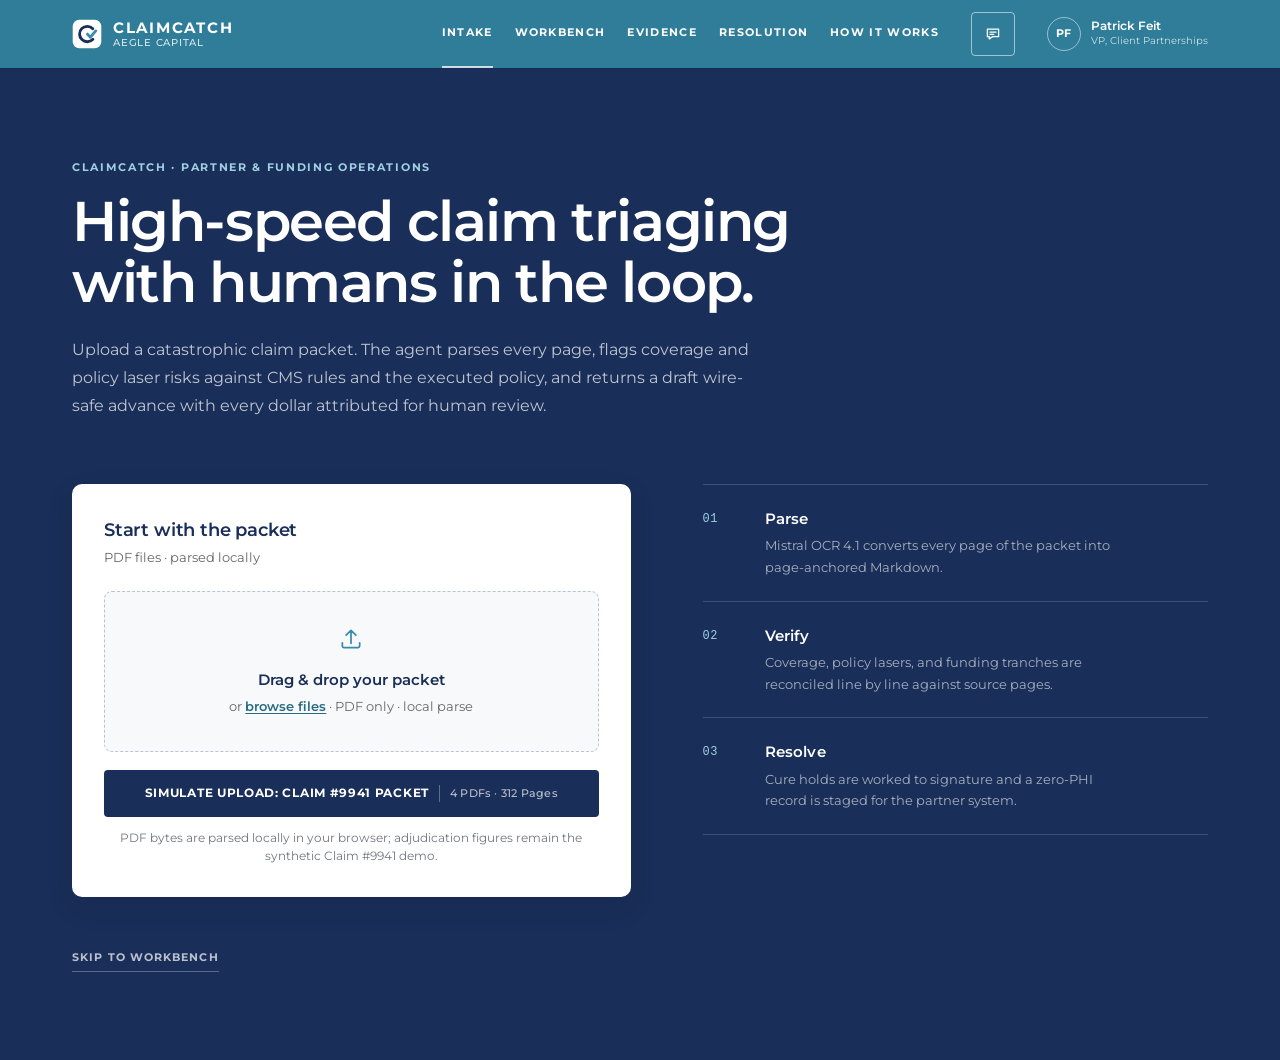
<file: index.html>
<!doctype html>
<html lang="en">
<head>
  <meta charset="utf-8">
  <meta name="viewport" content="width=device-width, initial-scale=1">
  <meta name="color-scheme" content="light">
  <meta name="description" content="ClaimCatch — claim funding decisions with every dollar attributed. Claim #9941.">
  <title>Claim #9941 · ClaimCatch</title>
  <link rel="icon" href="data:image/svg+xml,%3Csvg xmlns='http://www.w3.org/2000/svg' viewBox='0 0 32 32'%3E%3Crect width='32' height='32' rx='5' fill='%23192e58'/%3E%3Cpath d='M22.5 10.2a8 8 0 1 0 0 11.6' fill='none' stroke='%23fff' stroke-width='3' stroke-linecap='round'/%3E%3Cpath d='M17 16.2l3 3 5.2-6.2' fill='none' stroke='%23368caa' stroke-width='3' stroke-linecap='round' stroke-linejoin='round'/%3E%3C/svg%3E">
  <link rel="stylesheet" href="styles.css">
  <script src="vendor/pdfjs/pdf.min.js" defer></script>
  <script src="app.js" defer></script>
</head>
<body>
  <a class="skip-link" href="#main">Skip to content</a>

  <header class="topbar">
    <div class="topbar-inner">
      <a class="brand" href="#workbench" data-nav="workbench" aria-label="ClaimCatch — workbench">
        <svg class="brand-mark" viewBox="0 0 32 32" width="30" height="30" aria-hidden="true">
          <rect x="0.75" y="0.75" width="30.5" height="30.5" rx="7" fill="#fff"></rect>
          <path d="M22.2 10.4a8.2 8.2 0 1 0 .1 11.2" fill="none" stroke="#192e58" stroke-width="3" stroke-linecap="round"></path>
          <path d="M16.5 16.1l3.1 3.3 5.7-6.7" fill="none" stroke="#368caa" stroke-width="3" stroke-linecap="round" stroke-linejoin="round"></path>
        </svg>
        <span class="brand-lockup">
          <span class="brand-word">ClaimCatch</span>
          <span class="brand-sub">Aegle Capital</span>
        </span>
      </a>
      <nav class="nav-links" aria-label="Sections">
        <a href="#intake" data-nav="intake">Intake</a>
        <a href="#workbench" data-nav="workbench">Workbench</a>
        <a href="#evidence" data-nav="evidence">Evidence</a>
        <a href="#resolution" data-nav="resolution">Resolution</a>
        <a href="#how-it-works" data-nav="how-it-works">How it works</a>
      </nav>
      <button type="button" class="nav-chat" id="askPacket" aria-haspopup="dialog" aria-controls="chatDrawer" aria-label="Ask Packet (Chat)" title="Ask Packet (Chat)">
        <svg viewBox="0 0 24 24" width="18" height="18" aria-hidden="true" fill="none" stroke="currentColor" stroke-width="1.7" stroke-linecap="round" stroke-linejoin="round"><path d="M4.5 5.5h15v10h-8l-4.5 3v-3H4.5z"></path><path d="M8 9.5h8M8 12.5h5"></path></svg>
      </button>
      <div class="nav-profile" role="group" aria-label="Patrick Feit, VP, Client Partnerships">
        <span class="nav-avatar" aria-hidden="true">PF</span>
        <span class="nav-profile-text"><b>Patrick Feit</b><small>VP, Client Partnerships</small></span>
      </div>
    </div>
  </header>

  <main id="main">
    <!-- ============================ INTAKE ============================ -->
    <section class="intake" id="intake" aria-labelledby="intake-title">
      <div class="wrap intake-wrap">
        <div class="intake-hero">
          <p class="eyebrow eyebrow-light">ClaimCatch · Partner &amp; Funding Operations</p>
          <h1 id="intake-title">High-speed claim triaging with humans in the loop.</h1>
          <p class="lede">Upload a catastrophic claim packet. The agent parses every page, flags coverage and policy laser risks against CMS rules and the executed policy, and returns a draft wire-safe advance with every dollar attributed for human review.</p>
        </div>

        <div class="intake-grid">
          <div class="upload-panel">
            <h2 class="upload-title">Start with the packet</h2>
            <p class="upload-sub">PDF files · parsed locally</p>
            <div class="dropzone" id="dropzone" tabindex="0" role="button" aria-label="Choose one or more claim packet PDF files, or drop them here">
              <svg class="dz-icon" viewBox="0 0 24 24" width="26" height="26" aria-hidden="true" fill="none" stroke="currentColor" stroke-width="1.6" stroke-linecap="round" stroke-linejoin="round">
                <path d="M12 16V4m0 0L7.5 8.5M12 4l4.5 4.5"></path>
                <path d="M4 15.5v3A1.5 1.5 0 0 0 5.5 20h13a1.5 1.5 0 0 0 1.5-1.5v-3"></path>
              </svg>
              <p class="dz-title">Drag &amp; drop your packet</p>
              <p class="dz-sub">or <span class="dz-browse">browse files</span> · PDF only · local parse</p>
              <input type="file" id="fileInput" accept=".pdf,application/pdf" multiple class="visually-hidden">
            </div>
            <p class="file-line" id="fileLine" hidden>
              <span class="file-dot" aria-hidden="true"></span>
              <span class="file-copy">
                <span id="fileMeta"></span>
                <span class="file-names" id="fileName"></span>
              </span>
            </p>
            <p class="parse-line" id="parseLine" hidden role="status" aria-live="polite"></p>
            <div class="pdf-state" id="pdfState" hidden>
              <span class="pdf-chip" id="pdfChip">PDF verified · local parse</span>
              <details class="pdf-preview" id="pdfPreview">
                <summary>View extracted text</summary>
                <div class="pdf-preview-body">
                  <p class="pdf-preview-label">Page 1 · first 1,200 characters</p>
                  <pre id="pdfPreviewText"></pre>
                  <div class="pdf-page-tags" id="pdfPageTags" aria-label="Parsed page tags"></div>
                  <p class="pdf-preview-note">Preview only. Extracted text stays in this browser session.</p>
                </div>
              </details>
            </div>
            <button type="button" class="btn btn-primary btn-block" id="simulateBtn">Simulate Upload: Claim #9941 Packet <span class="btn-meta">4 PDFs · 312 Pages</span></button>
            <p class="upload-note">PDF bytes are parsed locally in your browser; adjudication figures remain the synthetic Claim #9941 demo.</p>
          </div>

          <aside class="intake-steps" aria-label="How the agent works">
            <ol>
              <li>
                <span class="step-num">01</span>
                <h2>Parse</h2>
                <p>Mistral OCR 4.1 converts every page of the packet into page-anchored Markdown.</p>
              </li>
              <li>
                <span class="step-num">02</span>
                <h2>Verify</h2>
                <p>Coverage, policy lasers, and funding tranches are reconciled line by line against source pages.</p>
              </li>
              <li>
                <span class="step-num">03</span>
                <h2>Resolve</h2>
                <p>Cure holds are worked to signature and a zero-PHI record is staged for the partner system.</p>
              </li>
            </ol>
          </aside>
        </div>

        <button type="button" class="skip-workbench" id="skipWorkbench">Skip to workbench</button>
      </div>
    </section>

    <!-- ============================ STREAM ============================ -->
    <section class="stream" id="stream" aria-labelledby="stream-title" hidden>
      <div class="wrap stream-wrap">
        <div class="stream-card">
          <div class="stream-head">
            <div>
              <p class="eyebrow eyebrow-light">Live agent stream</p>
              <h1 id="stream-title">Reading Claim #9941</h1>
            </div>
            <span class="stream-pct" id="streamPct">0%</span>
          </div>
          <div class="stream-bar" role="progressbar" aria-labelledby="stream-title" aria-valuemin="0" aria-valuemax="100" aria-valuenow="0" id="streamBar">
            <span id="streamFill"></span>
          </div>
          <p class="stream-file" id="streamFile" hidden></p>
          <ol class="stream-log" id="streamLog" aria-live="polite" aria-relevant="additions"></ol>
          <div class="stream-foot">
            <p>No external writes · zero PHI</p>
            <button type="button" class="btn btn-white btn-small" id="skipStream">Skip to workbench</button>
          </div>
        </div>
      </div>
    </section>

    <!-- ============================ WORKBENCH ============================ -->
    <div id="workbench" hidden>

      <!-- Zone 1: hero decision banner -->
      <section class="decision" aria-labelledby="decision-title">
        <div class="wrap">
          <div class="decision-top">
            <div>
              <p class="eyebrow eyebrow-light" id="heroStatusEyebrow">Claim #9941 · Adjudication hold — laser flagged</p>
              <p class="local-pdf-marker" id="workbenchUploadMarker" hidden><span class="local-pdf-dot" aria-hidden="true"></span><span id="workbenchUploadMeta"></span></p>
              <h1 id="decision-title">Draft advance for sign-off: <span class="nowrap" id="heroAmount">$1,700,000</span></h1>
              <p class="decision-context">Prairie States Administrators <span aria-hidden="true">·</span> Midwest Precision Manufacturing LLC <span aria-hidden="true">·</span> Meridian Mutual Stop Loss <span aria-hidden="true">·</span> Policy MPM-SL-2026-0147</p>
            </div>
            <div class="decision-tools">
              <button type="button" class="btn btn-ghost-light btn-small" id="rerunBtn">Re-run stream</button>
              <button type="button" class="btn btn-ghost-light btn-small" id="newClaimBtn">New claim</button>
            </div>
          </div>

          <dl class="figures">
            <div class="figure">
              <dt>Requested</dt>
              <dd>$2,800,000</dd>
              <span class="figure-rule rule-neutral" aria-hidden="true"></span>
            </div>
            <div class="figure">
              <dt>Draft for sign-off</dt>
              <dd id="heroApproved">$1,700,000</dd>
              <span class="figure-rule rule-ok" aria-hidden="true"></span>
            </div>
            <div class="figure">
              <dt>Curable Hold</dt>
              <dd id="heroHold">$250,000</dd>
              <span class="figure-rule rule-hold" aria-hidden="true"></span>
            </div>
            <div class="figure">
              <dt>Hard exclusions</dt>
              <dd>$850,000</dd>
              <span class="figure-rule rule-loss" aria-hidden="true"></span>
            </div>
          </dl>

          <div class="decision-foot">
            <a class="btn btn-white" href="#evidence" id="reviewTraps">Review traps &amp; cure hold</a>
            <p class="timeline">
              <span>06 Oct <b>Intake</b></span>
              <span>07 Oct <b>Laser flagged</b></span>
              <span>08 Oct <b>Tranche 1 prepared</b></span>
              <span class="timeline-pending" id="timelineCure">Cure pending</span>
            </p>
          </div>
        </div>
      </section>

      <!-- Zone 2: trap & attribution -->
      <section class="section traps" id="evidence" aria-labelledby="trapsTitle">
        <div class="wrap">
          <header class="section-head">
            <p class="eyebrow">Findings</p>
            <h2 id="trapsTitle">Three findings explain the $1,100,000 gap.</h2>
            <p class="section-desc" id="equation">Billed $3,050,000 − FL48 $350,000 = eligible $2,700,000; less L-1 $750,000 = $1,950,000 reimbursable; less hold $250,000 = $1,700,000 draft advance.</p>
          </header>

          <figure class="attribution">
            <div class="stack-bar" role="img" id="stackBar" aria-label="Attribution of $3,050,000 billed: $1,700,000 draft, $250,000 signature hold, $500,000 laser gap, $350,000 FL48 excluded, $250,000 base deductible.">
              <span class="seg seg-approved" id="segApproved" style="width:55.74%"><span id="segApprovedLabel">$1.70M draft</span></span>
              <span class="seg seg-hold" id="segHold" style="width:8.20%"><span class="seg-out" id="segHoldLabel">$250k</span></span>
              <span class="seg seg-laser" style="width:16.39%"><span>$500k laser</span></span>
              <span class="seg seg-fl48" style="width:11.48%"><span>$350k FL48</span></span>
              <span class="seg seg-base" style="width:8.20%"><span class="seg-out">$250k</span></span>
            </div>
            <figcaption class="legend">
              <span><i class="dot dot-approved" aria-hidden="true"></i>Draft <b id="legendApproved">$1,700,000</b></span>
              <span><i class="dot dot-hold" aria-hidden="true"></i>Signature hold <b id="legendHold">$250,000</b></span>
              <span><i class="dot dot-laser" aria-hidden="true"></i>Laser gap <b>$500,000</b></span>
              <span><i class="dot dot-fl48" aria-hidden="true"></i>FL48 excluded <b>$350,000</b></span>
              <span><i class="dot dot-base" aria-hidden="true"></i>Base deductible <b>$250,000</b></span>
            </figcaption>
          </figure>

          <div class="ledger">
            <!-- Trap 1 -->
            <article class="trap" data-trap="laser">
              <div class="trap-row">
                <button type="button" class="trap-open" data-doc="policy">
                  <span class="trap-amount">$500,000</span>
                  <span class="trap-main">
                    <span class="trap-title">Endorsement L-1 laser</span>
                    <span class="trap-sub">$750,000 separate specific deductible against a $250,000 Schedule A base</span>
                    <span class="trap-cite">Trustmark Ins. Co. v. Citizens <span class="cite-court">(D. Conn. 2004)</span></span>
                  </span>
                  <span class="tag tag-non">Non-curable</span>
                  <span class="trap-page">Policy p. 7</span>
                </button>
                <button type="button" class="trap-toggle" aria-expanded="false" aria-controls="trap1-detail">
                  <span>Rationale</span>
                  <svg viewBox="0 0 24 24" width="16" height="16" aria-hidden="true" fill="none" stroke="currentColor" stroke-width="1.8" stroke-linecap="round" stroke-linejoin="round"><path d="m6 9 6 6 6-6"></path></svg>
                </button>
              </div>
              <div class="trap-detail" id="trap1-detail" inert aria-hidden="true">
                <div class="trap-detail-inner">
                  <div class="trap-copy">
                    <p>The executed policy carries a $750,000 separate specific deductible for member MPM-9941-07 and diagnosis C91.02. Schedule A still shows $250,000; Endorsement L-1 replaces — and does not add to — that base. The $500,000 difference is a coverage gap with no cure, and no No-New-Laser endorsement appears in the executed extract.</p>
                    <p class="cite-block"><b>Citation.</b> <i>Trustmark Ins. Co. v. Citizens</i> (D. Conn. 2004) — a separately negotiated specific deductible controls over the base schedule when the endorsement is executed in the policy.</p>
                  </div>
                  <button type="button" class="source-link" data-doc="policy">View source</button>
                </div>
              </div>
            </article>

            <!-- Trap 2 -->
            <article class="trap" data-trap="fl48">
              <div class="trap-row">
                <button type="button" class="trap-open" data-doc="ub04">
                  <span class="trap-amount">$350,000</span>
                  <span class="trap-main">
                    <span class="trap-title">FL48 non-covered charges</span>
                    <span class="trap-sub">$235,000 Rev 0256/J9999 CD22 · $40,000 J3490 off-label · $25,000 private room · $50,000 convenience</span>
                    <span class="trap-cite">CMS NCD 110.24 <span class="cite-court">covers Q2042 Kymriah $475,000</span></span>
                  </span>
                  <span class="tag tag-non">Non-curable</span>
                  <span class="trap-page">UB-04 p. 2</span>
                </button>
                <button type="button" class="trap-toggle" aria-expanded="false" aria-controls="trap2-detail">
                  <span>Rationale</span>
                  <svg viewBox="0 0 24 24" width="16" height="16" aria-hidden="true" fill="none" stroke="currentColor" stroke-width="1.8" stroke-linecap="round" stroke-linejoin="round"><path d="m6 9 6 6 6-6"></path></svg>
                </button>
              </div>
              <div class="trap-detail" id="trap2-detail" inert aria-hidden="true">
                <div class="trap-detail-inner">
                  <div class="trap-copy">
                    <p>FL48 removes $350,000 of charges the plan does not owe: $235,000 for the Rev 0256 / J9999 CD22 protocol (MPM-RES-2026-014, outside authorization PA-9941-0926), $40,000 J3490 off-label pembrolizumab, $25,000 private deluxe differential, and $50,000 convenience charges.</p>
                    <p class="cite-block"><b>Not a trap.</b> CMS NCD 110.24 covers Q2042 Kymriah at $475,000. That line is labeled and paid; it is not part of the exclusion.</p>
                  </div>
                  <button type="button" class="source-link" data-doc="ub04">View source</button>
                </div>
              </div>
            </article>

            <!-- Trap 3 -->
            <article class="trap" data-trap="hold">
              <div class="trap-row">
                <button type="button" class="trap-open" data-doc="tpa">
                  <span class="trap-amount">$250,000</span>
                  <span class="trap-main">
                    <span class="trap-title">Missing CFO and carrier signatures</span>
                    <span class="trap-sub" id="trap3Sub">Tranche 2 clears for human sign-off when both Section D defects cure</span>
                    <span class="trap-cite">Request 9941-A <span class="cite-court">§ D — certifications</span></span>
                  </span>
                  <span class="tag tag-cure" id="trap3Tag">Curable</span>
                  <span class="trap-page">TPA request p. 3</span>
                </button>
                <button type="button" class="trap-toggle" aria-expanded="false" aria-controls="trap3-detail">
                  <span>Rationale</span>
                  <svg viewBox="0 0 24 24" width="16" height="16" aria-hidden="true" fill="none" stroke="currentColor" stroke-width="1.8" stroke-linecap="round" stroke-linejoin="round"><path d="m6 9 6 6 6-6"></path></svg>
                </button>
              </div>
              <div class="trap-detail" id="trap3-detail" inert aria-hidden="true">
                <div class="trap-detail-inner">
                  <div class="trap-copy">
                    <p>Section D of request 9941-A carries the TPA signature (<i>/s/ Dana Whitfield, 6 Oct 2026</i>), but the Employer CFO line is blank and Meridian's countersignature is absent. Both defects gate the same $250,000 Tranche 2; each cures on a valid signature, not on adjudication.</p>
                    <p class="cite-block"><b>Cure path.</b> Signed CFO authorization plus Meridian subrogation countersignature clears Tranche 2 for human sign-off at a $1,950,000 draft advance.</p>
                  </div>
                  <button type="button" class="source-link" data-doc="tpa">View source</button>
                </div>
              </div>
            </article>
          </div>
        </div>
      </section>

      <!-- Zone 3: resolution + HubSpot -->
      <section class="section resolution" id="resolution" aria-labelledby="resolution-title">
        <div class="wrap">
          <header class="section-head">
            <p class="eyebrow">Resolution</p>
            <h2 id="resolution-title">Resolve the hold. Prepare the sign-off.</h2>
            <p class="section-desc" id="resolutionDesc">Two signatures clear Tranche 2 for human sign-off. The partner record stages only claimant key, contract, and financial fields — zero PHI.</p>
          </header>

          <div class="split">
            <!-- Resolution -->
            <div class="resolution-stack">
            <div class="panel resolution-panel">
              <div class="panel-head">
                <h3>Cure checklist</h3>
                <span class="progress-pill" id="progressPill">0/2</span>
              </div>

              <div class="checks">
                <label class="check" for="cfoCheck">
                  <input type="checkbox" id="cfoCheck">
                  <span class="check-box" aria-hidden="true"></span>
                  <span class="check-text">Employer CFO signature<small>Midwest Precision Manufacturing LLC</small></span>
                </label>
                <label class="check" for="carrierCheck">
                  <input type="checkbox" id="carrierCheck">
                  <span class="check-box" aria-hidden="true"></span>
                  <span class="check-text">Carrier countersignature<small>Meridian Mutual Stop Loss</small></span>
                </label>
              </div>

              <div class="cure-progress" aria-hidden="true"><span id="cureBar" style="width:0%"></span></div>

              <dl class="resolution-figures">
                <div>
                  <dt>Draft Advance</dt>
                  <dd id="approvedOut">$1,700,000</dd>
                </div>
                <div>
                  <dt>Curable Hold</dt>
                  <dd id="holdOut">$250,000</dd>
                </div>
                <div>
                  <dt>Tranche 2</dt>
                  <dd><span class="status-chip chip-held" id="t2Status">HELD</span></dd>
                </div>
              </dl>

              <p class="visually-hidden" aria-live="polite" id="cureAnnounce"></p>
              <button type="button" class="btn btn-primary btn-block" id="sendCure">Send Cure Notice to TPA</button>
            </div>

            <!-- Drafted Outbound Pack -->
            <section class="panel outbound-panel" id="outboundPack" aria-labelledby="outboundTitle">
              <div class="outbound-head">
                <div>
                  <p class="outbound-kicker">Drafted Outbound Pack</p>
                  <h3 id="outboundTitle">Three drafts, ready to send.</h3>
                </div>
                <span class="pack-stamp" id="packStamp" hidden>SENT</span>
              </div>

              <div class="outbound-tabs" role="tablist" aria-label="Drafted outbound pack">
                <button type="button" class="outbound-tab is-active" id="packTabTpa" role="tab" aria-selected="true" aria-controls="packTpa" tabindex="0">TPA Cure Notice</button>
                <button type="button" class="outbound-tab" id="packTabFinance" role="tab" aria-selected="false" aria-controls="packFinance" tabindex="-1">Finance Tranche 1 Memo</button>
                <button type="button" class="outbound-tab" id="packTabPlaybook" role="tab" aria-selected="false" aria-controls="packPlaybook" tabindex="-1">1/1 Playbook Update</button>
              </div>

              <div class="outbound-panel-body" id="packTpa" role="tabpanel" aria-labelledby="packTabTpa" tabindex="0">
                <dl class="email-meta">
                  <div><dt>To</dt><dd>Dana Whitfield — Prairie States Administrators</dd></div>
                  <div><dt>Subject</dt><dd>Claim 9941 — Draft Tranche 1 advance ($1,700,000); Tranche 2 cure required ($250,000)</dd></div>
                </dl>
                <div class="email-body">
                  <p>Reconciliation for Claim 9941 is complete.</p>
                  <p>Tranche 1 of $1,700,000 is prepared for Finance/Accounting review and human sign-off.</p>
                  <p>Two items remain before Tranche 2 of $250,000 can be prepared for sign-off:</p>
                  <ul>
                    <li>Employer CFO signature — blank on Section D.</li>
                    <li>Meridian Mutual Stop Loss countersignature — missing from the submitted packet.</li>
                  </ul>
                  <p>Please return the executed request 9941-A by 17 October 2026. Tranche 2 can be prepared for sign-off within one business day of receipt.</p>
                  <p>Separately, Endorsement L-1 imposes a $750,000 separate specific deductible against a $250,000 Schedule A base. The $500,000 difference is non-curable and excluded from the draft advance.</p>
                  <p>No clinical detail is included in this notice.</p>
                  <p class="email-sign">Patrick Feit<br>VP, Client Partnerships<br>Aegle Capital</p>
                </div>
              </div>

              <div class="outbound-panel-body" id="packFinance" role="tabpanel" aria-labelledby="packTabFinance" tabindex="0" hidden>
                <dl class="email-meta">
                  <div><dt>To</dt><dd>Finance / Accounting</dd></div>
                  <div><dt>Subject</dt><dd>Claim 9941 — Tranche 1 memo and $1,100,000 gap</dd></div>
                </dl>
                <div class="email-body">
                  <p>Tranche 1 of $1,700,000 is prepared for disbursement subject to human sign-off. Tranche 2 of $250,000 is held pending the Employer CFO and Meridian countersignatures.</p>
                  <p>The $1,100,000 gap against the $2,800,000 request is fully attributed: $500,000 laser (L-1 $750,000 vs $250,000 base), $350,000 FL48, and $250,000 signature hold.</p>
                  <p>Double approval is recorded. No PHI is included in this memo.</p>
                  <p class="email-sign">Patrick Feit<br>VP, Client Partnerships<br>Aegle Capital</p>
                </div>
              </div>

              <div class="outbound-panel-body" id="packPlaybook" role="tabpanel" aria-labelledby="packTabPlaybook" tabindex="0" hidden>
                <dl class="email-meta">
                  <div><dt>To</dt><dd>Partner Operations</dd></div>
                  <div><dt>Subject</dt><dd>1/1 Readiness Check — endorsement sweep and 3-signature audit</dd></div>
                </dl>
                <div class="email-body">
                  <p>Owner: Patrick Feit. Due before 1 Dec 2026.</p>
                  <p>Run the endorsement-after-Schedule-A sweep across every 1/1 renewal packet, then audit for the 3-signature set: TPA, Employer CFO, and carrier countersignature.</p>
                  <p>Flag any L-1 separate deductible that changes the base Schedule A math for Finance before Tranche 1 sign-off.</p>
                  <p>No PHI in the playbook; use claimant_key and contract numbers only.</p>
                </div>
              </div>

              <div class="outbound-foot">
                <button type="button" class="btn btn-ghost-dark btn-small" id="copyDraft">Copy draft</button>
                <span>Zero PHI · claimant key only</span>
              </div>
            </section>
            </div>

            <!-- HubSpot -->
            <div class="hubspot-stack">
            <div class="panel hubspot-panel">
              <div class="panel-head">
                <h3><span class="hs-mark" aria-hidden="true">H</span> HubSpot record</h3>
                <span class="object-chip">catastrophic_claim</span>
              </div>

              <dl class="hs-fields">
                <div><dt>Claim</dt><dd>9941</dd></div>
                <div><dt>Claimant key</dt><dd class="mono">MPM-9941-07</dd></div>
                <div><dt>Stage</dt><dd class="stage-cell"><span class="stage-value" id="hsStageHuman">Adjudication hold — laser flagged</span><span class="hs-code mono" id="hsStageCode">adjudication_hold_laser_flagged</span></dd></div>
                <div><dt>Partner turnaround</dt><dd>24 h</dd></div>
                <div><dt>Partner health</dt><dd><span class="health-flag" id="hsHealth">At risk</span></dd></div>
              </dl>

              <div class="hs-actions">
                <button type="button" class="btn btn-primary" id="pushHubspot">Approve &amp; Push to HubSpot</button>
                <button type="button" class="raw-toggle" id="rawToggle" aria-expanded="false" aria-controls="rawPayload">View Raw JSON Payload <span aria-hidden="true">+</span></button>
              </div>
              <pre class="raw-payload" id="rawPayload" hidden><code id="rawCode"></code></pre>
            </div>

            <div class="audit" aria-labelledby="audit-title">
              <div class="audit-head">
                <h3 id="audit-title">Audit log</h3>
                <span>Local session · Claim #9941</span>
              </div>
              <ol class="audit-list" id="auditList" aria-live="polite">
                <li class="audit-empty">No actions recorded yet.</li>
              </ol>
            </div>

            <div class="panel partner-context" aria-labelledby="partner-context-title">
              <div class="panel-head">
                <h3 id="partner-context-title">Partner health</h3>
                <span class="object-chip">Claim context</span>
              </div>
              <dl class="partner-facts">
                <div><dt>Funding turnaround</dt><dd>24 h</dd></div>
                <div><dt>Open issue</dt><dd>Missing CFO + carrier signatures</dd></div>
                <div><dt>Next MBR</dt><dd>17 Oct 2026 · cure review</dd></div>
                <div><dt>Requested advance</dt><dd>$2,800,000</dd></div>
                <div><dt>Billed charges</dt><dd>$3,050,000</dd></div>
                <div><dt>Draft advance</dt><dd>$1,700,000</dd></div>
                <div><dt>Policy</dt><dd>MPM-SL-2026-0147</dd></div>
              </dl>
            </div>
            </div>
          </div>
        </div>
      </section>

      <footer class="footer">
        <div class="wrap footer-inner">
          <span>ClaimCatch <span aria-hidden="true">·</span> Aegle Capital <span aria-hidden="true">·</span> Partner &amp; Funding Operations</span>
          <span>Claim #9941</span>
        </div>
      </footer>
    </div>

    <!-- ============================ HOW IT WORKS ============================ -->
    <div id="how-it-works" hidden>
      <section class="hiw-hero">
        <div class="wrap">
          <p class="eyebrow eyebrow-light">CLAIMCATCH · PHASE 1 AGENTIC ARCHITECTURE</p>
          <h1>Built for 24-hour funding speed. Engineered for zero-PHI leakage.</h1>
          <p class="hiw-lede">How ClaimCatch turns 300-page unstructured TPA packets into citation-backed, human-reviewed funding decisions.</p>
          <dl class="hiw-metrics">
            <div class="hiw-metric">
              <dt><a class="metric-link" href="https://docs.fireworks.ai/serverless/pricing" target="_blank" rel="noopener noreferrer" title="Opens official source in a new tab">Serverless Pay-Per-Token Inference </a></dt>
              <dd>Zero idle GPU waste; pay only during active packet analysis.</dd>
            </div>
            <div class="hiw-metric">
              <dt>Rapid Automated Triage</dt>
              <dd>Compresses 6–8 hours of manual cross-referencing into minutes of citation-backed pre-audit for human reviewers.</dd>
            </div>
            <div class="hiw-metric">
              <dt><a class="metric-link" href="https://docs.mistral.ai/admin/monitor-comply/zero-data-retention" target="_blank" rel="noopener noreferrer" title="Opens official source in a new tab">0 Bytes PHI Egress to CRM </a></dt>
              <dd>Clinical data stays inside the HIPAA boundary; only de-identified tokens and dollar math reach HubSpot.</dd>
              <p class="metric-sources"><a class="inline-source" href="https://docs.mistral.ai/admin/monitor-comply/zero-data-retention" target="_blank" rel="noopener noreferrer" title="Opens official source in a new tab">Mistral ZDR </a><a class="inline-source" href="https://docs.fireworks.ai/guides/security_compliance/data_handling" target="_blank" rel="noopener noreferrer" title="Opens official source in a new tab">Fireworks data handling </a></p>
            </div>
          </dl>
        </div>
      </section>

      <section class="section hiw-section">
        <div class="wrap">
          <header class="section-head">
            <p class="eyebrow">Pipeline</p>
            <h2>Four stages. One reconciled decision.</h2>
            <p class="section-desc">Each stage has a narrow job, a deterministic check, and a boundary that keeps clinical data inside Aegle.</p>
          </header>

          <div class="stage-grid">
            <article class="stage-card">
              <div class="stage-top"><span class="stage-num">01</span><span class="stage-tag">Parse</span></div>
              <div class="stage-logos">
                <img src="assets/logos/mistralai.svg" alt="Mistral AI" width="26" height="26">
                <span class="stage-logo-label">Mistral OCR 4.1</span>
              </div>
              <h3>Stage 01 — Managed BAA + ZDR Structural Parsing</h3>
              <p>Raw PDFs, scanned UB-04 forms, and .docx binders route through stateless, serverless OCR endpoints governed by an executed Enterprise HIPAA BAA (contractual) and enforced <a class="inline-source" href="https://docs.mistral.ai/admin/monitor-comply/zero-data-retention" target="_blank" rel="noopener noreferrer" title="Opens official source in a new tab">Zero Data Retention (ZDR) </a>, documented — avoiding idle self-hosted GPU clusters.</p>
              <div class="stage-sources">
                <a class="stage-source-link" title="Opens official source in a new tab" href="https://docs.mistral.ai/models/ocr-4-1" target="_blank" rel="noopener noreferrer">Mistral OCR 4.1 </a>
                <a class="stage-source-link" title="Opens official source in a new tab" href="https://docs.mistral.ai/admin/monitor-comply/zero-data-retention" target="_blank" rel="noopener noreferrer">Mistral ZDR </a>
                <span class="stage-source-note">BAA contractual; ZDR documented</span>
              </div>
            </article>

            <article class="stage-card">
              <div class="stage-top"><span class="stage-num">02</span><span class="stage-tag">Reason</span></div>
              <div class="stage-logos">
                <img src="assets/logos/fireworks.svg" alt="Fireworks AI" class="logo-fireworks">
              </div>
              <h3>Stage 02 — Zero-Data-Retention Reasoning</h3>
              <p><a class="inline-source" href="https://docs.fireworks.ai/serverless/us-only-serverless" target="_blank" rel="noopener noreferrer" title="Opens official source in a new tab">Fireworks AI </a> at <span class="mono">us.api.fireworks.ai</span> runs pinned US-resident <span class="mono">DeepSeek V4.1 Flash</span> under Aegle's HIPAA BAA (contractual) with <a class="inline-source" href="https://docs.fireworks.ai/guides/security_compliance/data_handling" target="_blank" rel="noopener noreferrer" title="Opens official source in a new tab">Zero Data Retention (ZDR) </a>, <span class="mono">store:false</span>.</p>
              <details class="stage-tech">
                <summary>Technical detail</summary>
                <span class="mono">accounts/fireworks/routers/deepseek-v4p1-flash-1017-us</span>
              </details>
              <div class="stage-sources">
                <a class="stage-source-link" title="Opens official source in a new tab" href="https://docs.fireworks.ai/serverless/us-only-serverless" target="_blank" rel="noopener noreferrer">US-only serverless </a>
                <a class="stage-source-link" title="Opens official source in a new tab" href="https://docs.fireworks.ai/guides/security_compliance/data_handling" target="_blank" rel="noopener noreferrer">Data handling / ZDR </a>
                <a class="stage-source-link" title="Opens official source in a new tab" href="https://docs.fireworks.ai/serverless/pricing" target="_blank" rel="noopener noreferrer">Serverless pricing </a>
                <span class="stage-source-note">BAA contractual; ZDR documented</span>
              </div>
            </article>

            <article class="stage-card">
              <div class="stage-top"><span class="stage-num">03</span><span class="stage-tag">Verify</span></div>
              <div class="stage-logos"><span class="stage-logo-label">Authoritative sources</span></div>
              <h3>Stage 03 — Ground-Truth Verification</h3>
              <p>Deterministic verification queries CMS NCD 110.24, openFDA, CourtListener case law, and eCFR Title 29; UB-04 FL47/FL48 math is cross-footed to the dollar.</p>
              <div class="stage-sources">
                <a class="stage-source-link" title="Opens official source in a new tab" href="https://www.cms.gov/medicare-coverage-database/view/ncd.aspx?ncdid=374" target="_blank" rel="noopener noreferrer">CMS NCD 110.24 </a>
                <a class="stage-source-link" title="Opens official source in a new tab" href="https://open.fda.gov/" target="_blank" rel="noopener noreferrer">openFDA </a>
                <a class="stage-source-link" title="Opens official source in a new tab" href="https://www.courtlistener.com/help/" target="_blank" rel="noopener noreferrer">CourtListener </a>
                <a class="stage-source-link" title="Opens official source in a new tab" href="https://www.ecfr.gov/current/title-29" target="_blank" rel="noopener noreferrer">eCFR Title 29 </a>
              </div>
            </article>

            <article class="stage-card">
              <div class="stage-top"><span class="stage-num">04</span><span class="stage-tag">Act</span></div>
              <div class="stage-logos">
                <img src="assets/logos/hubspot.svg" alt="HubSpot" width="26" height="26">
                <span class="stage-logo-label">HubSpot + Aegle Accel</span>
              </div>
              <h3>Stage 04 — Human-in-the-Loop CRM &amp; Partner Action</h3>
              <p>Applies the zero-PHI sanitizer, gates every output behind human review, stages the <a class="inline-source" href="https://developers.hubspot.com/docs/guides/api/crm/objects/custom-objects" target="_blank" rel="noopener noreferrer" title="Opens official source in a new tab"><span class="mono">catastrophic_claim</span> </a> HubSpot record, and prepares the draft finance memo and TPA cure notice.</p>
              <div class="stage-sources">
                <a class="stage-source-link" title="Opens official source in a new tab" href="https://developers.hubspot.com/docs/guides/api/crm/objects/custom-objects" target="_blank" rel="noopener noreferrer">HubSpot custom objects </a>
              </div>
            </article>
          </div>
        </div>
      </section>


      <section class="section hiw-section" id="architecture">
        <div class="wrap">
          <header class="section-head">
            <p class="eyebrow">Architecture</p>
            <h2>One flow, every boundary.</h2>
          </header>
          <p class="diagram-label">Architecture at a glance</p>
          <p class="diagram-hint">Swipe to explore the full architecture</p>
          <figure class="diagram-frame">
            <div class="diagram-scroll" tabindex="0" role="region" aria-label="Scrollable architecture diagram">
              <object class="diagram-object" type="image/svg+xml" data="assets/diagrams/claimcatch-flow-inline.svg" aria-label="ClaimCatch architecture: TPA claim packet through Mistral OCR and Fireworks AI, ground-truth verification, zero-PHI sanitizer, human analyst review and sign-off, and draft HubSpot, finance, and TPA outputs.">
                <p class="diagram-fallback">ClaimCatch architecture diagram. <a href="https://www.cms.gov/medicare-coverage-database/view/ncd.aspx?ncdid=374" target="_blank" rel="noopener noreferrer" title="Opens official source in a new tab">CMS NCD 110.24</a> · <a href="https://open.fda.gov/" target="_blank" rel="noopener noreferrer" title="Opens official source in a new tab">openFDA</a> · <a href="https://www.courtlistener.com/help/" target="_blank" rel="noopener noreferrer" title="Opens official source in a new tab">CourtListener</a> · <a href="https://www.ecfr.gov/current/title-29" target="_blank" rel="noopener noreferrer" title="Opens official source in a new tab">eCFR Title 29</a></p>
              </object>
            </div>
          </figure>
          <button type="button" class="expand-btn" id="expandDiagram">Open full D2 diagram</button>
        </div>
      </section>

      <section class="section hiw-section bench-section" id="benchmarks">
        <div class="wrap">
          <header class="section-head">
            <p class="eyebrow">Benchmark</p>
            <h2>Where legal reasoning meets cost.</h2>
          </header>
          <article class="bench-card bench-wide">
            <div class="bench-head">
              <h3><a class="bench-link" href="https://artificialanalysis.ai/indexes/legal" target="_blank" rel="noopener noreferrer" title="Opens official source in a new tab">Artificial Analysis Legal Index </a></h3>
              <span class="bench-tag">AA LEGAL INDEX · 12 NOV 2026</span>
            </div>
            <div class="bench-chart" id="benchLegalChart" role="img" aria-label="Scatter of AA Legal Index score versus AA legal cost per task (log scale): DeepSeek V4.1 Flash 38 at $0.19; Kimi K3.1 Pro 49 at $1.97; Gemini 4 Carbon 62 at $2.57; Claude Fable 5.2 63 at $15.67. Pareto line from DeepSeek through Kimi and Gemini to Claude."></div>
            <ul class="bench-legend aa-legend" id="benchLegalLegend"></ul>
            <p class="bench-callout" id="benchCallout">DeepSeek V4.1 Flash: ~195 legal-index points per $1. Claude Fable 5.2: 4.0 — 81× the cost for 25.6 more points. The cheapest per point is not the most capable: 38 vs 63.</p>
            <p class="bench-source" id="benchSource">Source: Artificial Analysis Legal Index, accessed 12 Nov 2026. Cost per legal task is AA's benchmark spend, not Aegle's per-claim economics.</p>
          </article>
        </div>
      </section>

      <section class="section hiw-section hiw-alt">
        <div class="wrap">
          <header class="section-head">
            <p class="eyebrow">Trust boundary</p>
            <h2>Clinical data stops at the HIPAA boundary</h2>
          </header>
          <div class="boundary-grid">
            <article class="boundary-card boundary-locked">
              <div class="boundary-head">
                <span class="boundary-icon" aria-hidden="true">
                  <svg viewBox="0 0 24 24" width="24" height="24" fill="none" stroke="currentColor" stroke-width="1.7" stroke-linecap="round"><rect x="4.5" y="10.5" width="15" height="10" rx="2"></rect><path d="M8 10.5V7.7a4 4 0 0 1 8 0v2.8"></path></svg>
                </span>
                <span class="boundary-state">Locked</span>
              </div>
              <h3>Locked Inside Aegle HIPAA Boundary</h3>
              <ul>
                <li>Raw PDFs</li>
                <li>Patient names/DOBs</li>
                <li>ICD-10 clinical narratives</li>
                <li>Utilization review notes</li>
                <li>OCR page caches</li>
              </ul>
            </article>
            <article class="boundary-card boundary-cleared">
              <div class="boundary-head">
                <span class="boundary-icon" aria-hidden="true">
                  <svg viewBox="0 0 24 24" width="24" height="24" fill="none" stroke="currentColor" stroke-width="1.7" stroke-linecap="round" stroke-linejoin="round"><path d="M12 3.2 19 6v5.6c0 4.4-2.9 7.4-7 9.2-4.1-1.8-7-4.8-7-9.2V6z"></path><path d="m8.8 11.8 2.3 2.3 4.2-4.5"></path></svg>
                </span>
                <span class="boundary-state">Cleared</span>
              </div>
              <h3>Cleared for HubSpot, Teams &amp; Email</h3>
              <ul>
                <li>De-identified claimant_key (MPM-9941-07)</li>
                <li>Contract policy numbers</li>
                <li>Dollar tranche math ($1.70M Draft / $250k Held)</li>
                <li>Missing signature flags</li>
                <li>Draft finance memo / TPA cure notice</li>
              </ul>
              <p class="boundary-note">100% compliant with Aegle's Protected-Data rules.</p>
              <div class="boundary-sources">
                <a class="inline-source" href="https://docs.mistral.ai/admin/monitor-comply/zero-data-retention" target="_blank" rel="noopener noreferrer" title="Opens official source in a new tab">ZDR documentation </a>
                <a class="inline-source" href="https://docs.fireworks.ai/guides/security_compliance/data_handling" target="_blank" rel="noopener noreferrer" title="Opens official source in a new tab">Fireworks data handling </a>
                <a class="inline-source" href="https://docs.fireworks.ai/guides/security_compliance/data_security" target="_blank" rel="noopener noreferrer" title="Opens official source in a new tab">Fireworks HIPAA support </a>
                <a class="inline-source" href="https://trust.mistral.ai/" target="_blank" rel="noopener noreferrer" title="Opens official source in a new tab">Mistral Trust Center </a>
              </div>
              <p class="boundary-source-note">BAA contractual; ZDR and HIPAA support documented.</p>
            </article>
          </div>
        </div>
      </section>

      <section class="section hiw-section">
        <div class="wrap">
          <header class="section-head">
            <p class="eyebrow">Rollout</p>
            <h2>Three phases. One human-reviewed workflow.</h2>
          </header>
          <div class="rollout-grid">
            <article class="rollout-card">
              <span class="rollout-num">01</span>
              <h3>Phase 1 — Self-Hosted LibreChat + Legal Verification Tools (Immediate Deployment)</h3>
              <p>Deploy an internal, zero-PHI LibreChat workspace wired to serverless OCR, Fireworks AI (ZDR + BAA), and our legal/clinical verification tools. Takes ~4 hours to set up and gives analysts an immediate chat interface where they can inspect the agent's exact chain of thought, live tool calls, and source citations during packet review.</p>
              <button type="button" class="expand-btn" data-open-chat>Try Ask Packet</button>
            </article>
            <article class="rollout-card">
              <span class="rollout-num">02</span>
              <h3>Phase 2 — Read-Only HubSpot CRM Integration</h3>
              <p>Connect read-only CRM context from HubSpot into the agent workspace under Fireworks AI ZDR. No automated CRM write access; IT and ops retain control of production records.</p>
            </article>
            <article class="rollout-card">
              <span class="rollout-num">03</span>
              <h3>Phase 3 — Dedicated ClaimCatch Intake &amp; Triage Workbench</h3>
              <p>Graduate into this dedicated workbench UI where analysts drop in full claim packets for automated multi-document triaging, interactive sidebar chat adjustments, and human-in-the-loop sign-off before staging records or drafting notices.</p>
            </article>
          </div>
        </div>
      </section>

      <section class="section hiw-section hiw-alt" id="faq">
        <div class="wrap">
          <header class="section-head">
            <p class="eyebrow">FAQ</p>
            <h2>The questions every partner asks.</h2>
          </header>
          <div class="faq-grid">
            <article class="faq-card">
              <h3>How can an AI system legally touch HIPAA &amp; PHI data?</h3>
              <p>Serverless Mistral OCR (<span class="mono">/v1/ocr</span>) and Fireworks AI operate under an executed Enterprise HIPAA BAA (contractual; ZDR documented) with enforced <a class="inline-source" href="https://docs.mistral.ai/admin/monitor-comply/zero-data-retention" target="_blank" rel="noopener noreferrer" title="Opens official source in a new tab">Zero Data Retention (ZDR)</a>. A hard CRM boundary permits only de-identified keys and dollar math to leave the HIPAA boundary.</p>
              <p class="faq-sources"><a class="inline-source" href="https://docs.mistral.ai/admin/monitor-comply/zero-data-retention" target="_blank" rel="noopener noreferrer" title="Opens official source in a new tab">Mistral ZDR </a><a class="inline-source" href="https://docs.fireworks.ai/guides/security_compliance/data_handling" target="_blank" rel="noopener noreferrer" title="Opens official source in a new tab">Fireworks data handling </a><a class="inline-source" href="https://trust.mistral.ai/" target="_blank" rel="noopener noreferrer" title="Opens official source in a new tab">Mistral Trust Center </a><a class="inline-source" href="https://docs.fireworks.ai/guides/security_compliance/data_security" target="_blank" rel="noopener noreferrer" title="Opens official source in a new tab">Fireworks HIPAA support </a></p>
            </article>
            <article class="faq-card">
              <h3>How does it read messy 300-page hospital bills &amp; policies—and why Markdown?</h3>
              <p><a class="inline-source" href="https://docs.mistral.ai/models/ocr-4-1" target="_blank" rel="noopener noreferrer" title="Opens official source in a new tab">Mistral OCR 4.1</a> vision handles scans and layout noise. Markdown matches LLM pretraining, strips layout noise, cuts tokens, and improves extraction accuracy.</p>
              <p class="faq-sources"><a class="inline-source" href="https://docs.mistral.ai/models/ocr-4-1" target="_blank" rel="noopener noreferrer" title="Opens official source in a new tab">Mistral OCR 4.1 model docs </a></p>
            </article>
            <article class="faq-card">
              <h3>How does the AI actually know ERISA &amp; Stop-Loss Law without hallucinating?</h3>
              <p>Top-percentile legal reasoning AI models are paired with specialized legal and clinical verification tools connected directly to authoritative sources like <a class="inline-source" href="https://www.courtlistener.com/help/" target="_blank" rel="noopener noreferrer" title="Opens official source in a new tab">CourtListener </a>, <a class="inline-source" href="https://www.ecfr.gov/current/title-29" target="_blank" rel="noopener noreferrer" title="Opens official source in a new tab">eCFR Title 29 </a>, <a class="inline-source" href="https://www.cms.gov/medicare-coverage-database/view/ncd.aspx?ncdid=374" target="_blank" rel="noopener noreferrer" title="Opens official source in a new tab">CMS NCD 110.24 </a>, and <a class="inline-source" href="https://open.fda.gov/" target="_blank" rel="noopener noreferrer" title="Opens official source in a new tab">openFDA </a>. Every conclusion carries an exact citation.</p>
            </article>
            <article class="faq-card">
              <h3>Why pay per token on Fireworks AI instead of buying GPUs or hiring 10 more analysts?</h3>
              <p>If you rent or buy dedicated GPUs to self-host models, those GPUs sit idle 95% of the time while you pay for them around the clock. By using HIPAA-compliant serverless APIs on <a class="inline-source" href="https://docs.fireworks.ai/serverless/pricing" target="_blank" rel="noopener noreferrer" title="Opens official source in a new tab">Fireworks AI </a>, you only pay for compute at the exact moment an analyst is actively processing a claim packet—giving you access to much smarter frontier models at a fraction of the cost of dedicated hardware.</p>
              <p class="faq-sources"><a class="inline-source" href="https://docs.fireworks.ai/serverless/pricing" target="_blank" rel="noopener noreferrer" title="Opens official source in a new tab">Fireworks serverless pricing </a></p>
            </article>
          </div>
          <p class="compliance-note">Production deployment operates under an Enterprise HIPAA BAA (contractual) + enforced <a class="inline-source" href="https://docs.mistral.ai/admin/monitor-comply/zero-data-retention" target="_blank" rel="noopener noreferrer" title="Opens official source in a new tab">Zero Data Retention (ZDR) </a>, documented across all inference and OCR endpoints.</p>
        </div>
      </section>

      <footer class="footer">
        <div class="wrap footer-inner">
          <span>ClaimCatch <span aria-hidden="true">·</span> Aegle Capital <span aria-hidden="true">·</span> Partner &amp; Funding Operations</span>
          <span>Phase 1 · Agentic Architecture</span>
        </div>
      </footer>
    </div>
  </main>

  <!-- ============================ EVIDENCE DRAWER ============================ -->
  <div class="drawer-backdrop" id="drawerBackdrop" hidden></div>
  <aside class="drawer" id="drawer" role="dialog" aria-modal="true" aria-labelledby="drawerTitle" hidden>
    <header class="drawer-head">
      <div>
        <p class="drawer-type" id="drawerType">Policy</p>
        <h2 id="drawerTitle">Endorsement L-1</h2>
        <p class="drawer-sub" id="drawerSub">Meridian Mutual Stop Loss · Policy MPM-SL-2026-0147</p>
      </div>
      <button type="button" class="drawer-close" id="drawerClose" aria-label="Close evidence drawer">
        <svg viewBox="0 0 24 24" width="20" height="20" aria-hidden="true" fill="none" stroke="currentColor" stroke-width="1.8" stroke-linecap="round"><path d="m6 6 12 12M18 6 6 18"></path></svg>
      </button>
    </header>
    <div class="drawer-toolbar">
      <div class="view-toggle" role="group" aria-label="Evidence view">
        <button type="button" class="view-btn is-active" id="viewFormatted" aria-pressed="true">Formatted PDF View</button>
        <button type="button" class="view-btn" id="viewMarkdown" aria-pressed="false">Extracted Markdown</button>
      </div>
      <span class="drawer-page" id="drawerPage">Policy p. 7</span>
    </div>
    <div class="drawer-body" id="drawerBody"></div>
  </aside>

  <div class="dialog-backdrop" id="dialogBackdrop" hidden></div>
  <div class="dialog" id="dialog" role="dialog" aria-modal="true" aria-labelledby="dialogTitle" aria-describedby="dialogBody" hidden>
    <div class="dialog-head">
      <p class="dialog-kicker" id="dialogKicker">Confirm</p>
      <button type="button" class="dialog-close" id="dialogClose" aria-label="Close dialog">
        <svg viewBox="0 0 24 24" width="20" height="20" aria-hidden="true" fill="none" stroke="currentColor" stroke-width="1.8" stroke-linecap="round"><path d="m6 6 12 12M18 6 6 18"></path></svg>
      </button>
    </div>
    <h2 id="dialogTitle">Confirm action</h2>
    <div class="dialog-body" id="dialogBody"></div>
    <div class="dialog-actions">
      <button type="button" class="btn btn-ghost-dark" id="dialogSecondary">Cancel</button>
      <button type="button" class="btn btn-primary" id="dialogPrimary">Confirm</button>
    </div>
  </div>

  <div class="chat-backdrop" id="chatBackdrop" hidden></div>
  <aside class="chat-drawer" id="chatDrawer" role="dialog" aria-modal="true" aria-labelledby="chatTitle" hidden>
    <header class="chat-head">
      <div>
        <p class="chat-kicker">ClaimCatch · Packet Agent</p>
        <h2 id="chatTitle">Ask the packet</h2>
        <p class="chat-status"><span class="chat-status-dot" aria-hidden="true"></span>FastMCP · read-only</p>
      </div>
      <button type="button" class="chat-close" id="chatClose" aria-label="Close Ask Packet">
        <svg viewBox="0 0 24 24" width="20" height="20" aria-hidden="true" fill="none" stroke="currentColor" stroke-width="1.8" stroke-linecap="round"><path d="m6 6 12 12M18 6 6 18"></path></svg>
      </button>
    </header>
    <div class="chat-thread" id="chatThread" aria-live="polite">
      <p class="chat-empty" id="chatEmpty">Ask from the indexed packet. Answers carry citations into the evidence drawer.</p>
    </div>
    <div class="chat-starters" id="chatStarters">
      <p class="chat-starters-label">Starter prompts</p>
      <button type="button" class="chat-starter" data-chat-prompt="1">Does Policy MPM-SL-2026-0147 have a No-New-Laser endorsement or anti-assignment clause?</button>
      <button type="button" class="chat-starter" data-chat-prompt="2">Why is Kymriah ($475k) approved while the CD22 CAR-T ($235k) is excluded?</button>
      <button type="button" class="chat-starter" data-chat-prompt="3">Draft a 3-bullet Teams update for Patrick Feit &amp; Finance on the $250k Tranche 2 hold (Zero-PHI).</button>
    </div>
    <form class="chat-compose" id="chatForm">
      <label class="visually-hidden" for="chatInput">Ask about Claim #9941</label>
      <textarea id="chatInput" rows="1" placeholder="Ask about policy, coverage, or the hold..." maxlength="500"></textarea>
      <button type="submit" class="chat-send" id="chatSend" aria-label="Send message">
        <svg viewBox="0 0 24 24" width="18" height="18" aria-hidden="true" fill="none" stroke="currentColor" stroke-width="1.8" stroke-linecap="round" stroke-linejoin="round"><path d="M4 12h15M13 6l6 6-6 6"></path></svg>
      </button>
    </form>
    <p class="chat-footer">Zero-PHI outbound · clinical detail stays in the packet.</p>
  </aside>

  <div class="media-backdrop" id="mediaBackdrop" hidden></div>
  <div class="media-modal" id="mediaModal" role="dialog" aria-modal="true" aria-labelledby="mediaTitle" hidden>
    <header class="media-head">
      <div>
        <p class="dialog-kicker">Expanded view</p>
        <h2 id="mediaTitle">Architecture flow</h2>
        <p class="media-hint">Drag / scroll to explore</p>
      </div>
      <button type="button" class="dialog-close" id="mediaClose" aria-label="Close expanded view">
        <svg viewBox="0 0 24 24" width="20" height="20" aria-hidden="true" fill="none" stroke="currentColor" stroke-width="1.8" stroke-linecap="round"><path d="m6 6 12 12M18 6 6 18"></path></svg>
      </button>
    </header>
    <div class="media-scroll" id="mediaScroll" tabindex="0" aria-label="Scrollable expanded diagram or chart"></div>
  </div>

  <div class="toast-stack" id="toastStack" role="status" aria-live="polite"></div>
</body>
</html>
</file>
<file: styles.css>
/* ==========================================================================
   ClaimCatch — Claim #9941
   Institutional fintech workbench. Local assets only.
   ========================================================================== */

@font-face {
  font-family: "Montserrat";
  src: url("assets/fonts/montserrat-400.woff2") format("woff2");
  font-weight: 400;
  font-style: normal;
  font-display: swap;
}
@font-face {
  font-family: "Montserrat";
  src: url("assets/fonts/montserrat-500.woff2") format("woff2");
  font-weight: 500;
  font-style: normal;
  font-display: swap;
}
@font-face {
  font-family: "Montserrat";
  src: url("assets/fonts/montserrat-600.woff2") format("woff2");
  font-weight: 600;
  font-style: normal;
  font-display: swap;
}
@font-face {
  font-family: "Montserrat";
  src: url("assets/fonts/montserrat-700.woff2") format("woff2");
  font-weight: 700;
  font-style: normal;
  font-display: swap;
}

:root {
  --navy: #192e58;
  --navy-hover: #1a3a6b;
  --teal: #368caa;
  --teal-soft: #9fcfe0;
  --teal-ink: #2a6b83;
  --white: #fff;
  --off: #f8f9fa;
  --ink: #192e58;
  --body: #4f4f4f;
  --muted: #666;
  --faint: #6f7680;
  --line: #e0e0e0;
  --line-soft: #edf0f3;
  --amber: #b5781a;
  --amber-strong: #8a5a10;
  --amber-bg: #fdf4e3;
  --red: #9c3b32;
  --red-bg: #fbf0ee;
  --slate: #6b7f8c;
  --shadow: 0 10px 30px rgba(0, 0, 0, 0.08);
  --shadow-soft: 0 4px 16px rgba(0, 0, 0, 0.05);
  --mono: ui-monospace, SFMono-Regular, Menlo, Consolas, monospace;
  --radius: 10px;
  --wrap: 1200px;
  --pad: 32px;
}

*,
*::before,
*::after {
  box-sizing: border-box;
}

html {
  -webkit-text-size-adjust: 100%;
  scroll-behavior: smooth;
}

body {
  margin: 0;
  font-family: "Montserrat", "Helvetica Neue", Arial, sans-serif;
  font-size: 16px;
  line-height: 1.6;
  color: var(--body);
  background: var(--white);
  overflow-x: hidden;
  -webkit-font-smoothing: antialiased;
  -moz-osx-font-smoothing: grayscale;
}

img {
  max-width: 100%;
  height: auto;
}

h1,
h2,
h3,
h4,
p,
dl,
dd,
figure {
  margin: 0;
}

ol,
ul {
  margin: 0;
  padding: 0;
  list-style: none;
}

button {
  font: inherit;
  color: inherit;
}

a {
  color: var(--teal-ink);
}

[hidden] {
  display: none !important;
}

.visually-hidden {
  position: absolute !important;
  width: 1px;
  height: 1px;
  padding: 0;
  margin: -1px;
  overflow: hidden;
  clip: rect(0 0 0 0);
  white-space: nowrap;
  border: 0;
}

.nowrap {
  white-space: nowrap;
}

.wrap {
  width: 100%;
  max-width: var(--wrap);
  margin: 0 auto;
  padding: 0 var(--pad);
}

.skip-link {
  position: absolute;
  left: 16px;
  top: -60px;
  z-index: 100;
  background: var(--navy);
  color: var(--white);
  padding: 10px 16px;
  border-radius: 4px;
  font-size: 12px;
  font-weight: 700;
  text-transform: uppercase;
  letter-spacing: 0.06em;
  text-decoration: none;
}

.skip-link:focus {
  top: 12px;
}

:focus-visible {
  outline: 2px solid var(--teal);
  outline-offset: 3px;
}

/* ============================== TOP NAV ============================== */

.topbar {
  position: sticky;
  top: 0;
  z-index: 40;
  background: var(--teal);
  color: var(--white);
  box-shadow: 0 1px 0 rgba(0, 0, 0, 0.08);
}

.topbar-inner {
  max-width: var(--wrap);
  margin: 0 auto;
  padding: 0 var(--pad);
  height: 68px;
  display: flex;
  align-items: center;
  gap: 32px;
}

.brand {
  display: inline-flex;
  align-items: center;
  gap: 11px;
  color: var(--white);
  text-decoration: none;
  flex-shrink: 0;
}

.brand-mark {
  display: block;
  width: 30px;
  height: 30px;
  object-fit: contain;
}

.brand-word {
  font-size: 17px;
  font-weight: 700;
  letter-spacing: 0.2em;
  line-height: 1;
}

.brand-sub {
  font-size: 11px;
  font-weight: 500;
  letter-spacing: 0.12em;
  text-transform: uppercase;
  color: rgba(255, 255, 255, 0.82);
  line-height: 1;
}

.nav-links {
  display: flex;
  align-items: stretch;
  gap: 28px;
  margin-left: auto;
  height: 68px;
}

.nav-links a {
  display: inline-flex;
  align-items: center;
  color: rgba(255, 255, 255, 0.86);
  text-decoration: none;
  font-size: 11px;
  font-weight: 700;
  text-transform: uppercase;
  letter-spacing: 0.12em;
  border-bottom: 2px solid transparent;
  transition: color 0.2s ease, border-color 0.2s ease;
}

.nav-links a:hover,
.nav-links a.is-active {
  color: var(--white);
  border-bottom-color: rgba(255, 255, 255, 0.75);
}

/* ============================== BUTTONS ============================== */

.btn {
  display: inline-flex;
  align-items: center;
  justify-content: center;
  gap: 8px;
  min-height: 46px;
  padding: 13px 22px;
  border: 1px solid transparent;
  border-radius: 4px;
  background: var(--navy);
  color: var(--white);
  font-size: 11.5px;
  font-weight: 700;
  letter-spacing: 0.06em;
  text-transform: uppercase;
  text-decoration: none;
  cursor: pointer;
  transition: background-color 0.2s ease, transform 0.2s ease, box-shadow 0.2s ease, color 0.2s ease;
}

.btn:hover {
  background: var(--navy-hover);
  transform: translateY(-1px);
  box-shadow: 0 6px 16px rgba(25, 46, 88, 0.22);
}

.btn:active {
  transform: translateY(0);
  box-shadow: none;
}

.btn-primary {
  background: var(--navy);
  color: var(--white);
}

.btn-white {
  background: var(--white);
  color: var(--navy);
}

.btn-white:hover {
  background: #eef2f7;
  color: var(--navy);
  box-shadow: 0 6px 16px rgba(0, 0, 0, 0.2);
}

.btn-ghost-light {
  background: transparent;
  color: rgba(255, 255, 255, 0.88);
  border-color: rgba(255, 255, 255, 0.32);
}

.btn-ghost-light:hover {
  background: rgba(255, 255, 255, 0.1);
  color: var(--white);
  border-color: rgba(255, 255, 255, 0.55);
  box-shadow: none;
}

.btn-small {
  min-height: 38px;
  padding: 9px 14px;
  font-size: 10px;
}

.btn-block {
  width: 100%;
}

.btn-meta {
  font-weight: 500;
  letter-spacing: 0.02em;
  text-transform: none;
  font-size: 11px;
  color: rgba(255, 255, 255, 0.7);
  padding-left: 10px;
  margin-left: 2px;
  border-left: 1px solid rgba(255, 255, 255, 0.3);
}

/* ============================== TYPE HELPERS ============================== */

.eyebrow {
  font-size: 10.5px;
  font-weight: 700;
  letter-spacing: 0.16em;
  text-transform: uppercase;
  color: var(--teal-ink);
  margin-bottom: 14px;
}

.eyebrow-light {
  color: var(--teal-soft);
}

.section {
  padding: 104px 0;
  scroll-margin-top: 92px;
}

.section-head {
  max-width: 760px;
  margin-bottom: 52px;
  scroll-margin-top: 96px;
}

.section-head h2 {
  font-size: clamp(1.55rem, 2.6vw, 2.1rem);
  line-height: 1.2;
  font-weight: 600;
  letter-spacing: -0.015em;
  color: var(--navy);
}

.section-desc {
  margin-top: 16px;
  font-size: 0.94rem;
  line-height: 1.7;
  color: var(--muted);
  max-width: 68ch;
}

.muted {
  color: var(--faint);
  font-weight: 400;
}

.mono {
  font-family: var(--mono);
  font-size: 0.8rem;
  letter-spacing: -0.01em;
}

/* ============================== INTAKE ============================== */

.intake {
  background: var(--navy);
  color: var(--white);
  padding: 92px 0 88px;
  min-height: calc(100vh - 68px);
  display: flex;
  align-items: center;
}

.intake-wrap {
  display: block;
}

.intake-hero {
  max-width: 860px;
}

.intake-hero h1 {
  font-size: clamp(2.1rem, 4.6vw, 3.5rem);
  line-height: 1.1;
  font-weight: 600;
  letter-spacing: -0.025em;
  color: var(--white);
  max-width: 20ch;
}

.lede {
  margin-top: 22px;
  max-width: 62ch;
  font-size: 1rem;
  line-height: 1.75;
  color: rgba(255, 255, 255, 0.72);
}

.intake-grid {
  margin-top: 64px;
  display: grid;
  grid-template-columns: minmax(0, 1.05fr) minmax(0, 0.95fr);
  gap: 72px;
  align-items: start;
}

.upload-panel {
  background: var(--white);
  color: var(--body);
  border-radius: var(--radius);
  padding: 32px;
  box-shadow: var(--shadow);
}

.upload-title {
  font-size: 1.1rem;
  font-weight: 600;
  color: var(--navy);
  letter-spacing: -0.01em;
}

.upload-sub {
  margin-top: 4px;
  font-size: 0.8rem;
  color: var(--muted);
}

.dropzone {
  margin-top: 22px;
  padding: 34px 24px;
  border: 1.5px dashed #b9c4d2;
  border-radius: 8px;
  background: var(--off);
  text-align: center;
  cursor: pointer;
  transition: border-color 0.2s ease, background-color 0.2s ease;
}

.dropzone:hover,
.dropzone:focus-visible,
.dropzone.is-over {
  border-color: var(--navy);
  background: #f2f6fb;
}

.dz-icon {
  color: var(--teal);
}

.dz-title {
  margin-top: 10px;
  font-size: 0.92rem;
  font-weight: 600;
  color: var(--navy);
}

.dz-sub {
  margin-top: 4px;
  font-size: 0.8rem;
  color: var(--muted);
}

.dz-browse {
  color: var(--teal-ink);
  font-weight: 600;
  text-decoration: underline;
  text-underline-offset: 2px;
}

.file-line {
  margin-top: 14px;
  display: flex;
  align-items: center;
  gap: 8px;
  font-size: 0.8rem;
  font-weight: 500;
  color: var(--navy);
  background: #f3f7fa;
  border: 1px solid #dbe5ec;
  border-radius: 4px;
  padding: 9px 12px;
  overflow-wrap: anywhere;
}

.file-dot {
  width: 6px;
  height: 6px;
  border-radius: 50%;
  background: var(--teal);
  flex-shrink: 0;
}

#simulateBtn {
  margin-top: 18px;
  flex-wrap: wrap;
  row-gap: 4px;
  text-align: center;
}

.upload-note {
  margin-top: 12px;
  font-size: 0.72rem;
  color: var(--faint);
  text-align: center;
}

.intake-steps ol {
  display: grid;
  gap: 0;
  border-top: 1px solid rgba(255, 255, 255, 0.16);
}

.intake-steps li {
  display: grid;
  grid-template-columns: 44px minmax(0, 1fr);
  column-gap: 18px;
  padding: 22px 0;
  border-bottom: 1px solid rgba(255, 255, 255, 0.16);
}

.step-num {
  grid-row: span 2;
  font-family: var(--mono);
  font-size: 12px;
  color: var(--teal-soft);
  padding-top: 3px;
  letter-spacing: 0.04em;
}

.intake-steps h2 {
  font-size: 0.95rem;
  font-weight: 600;
  color: var(--white);
  letter-spacing: 0.01em;
}

.intake-steps p {
  margin-top: 4px;
  font-size: 0.82rem;
  line-height: 1.65;
  color: rgba(255, 255, 255, 0.62);
  max-width: 40ch;
}

.skip-workbench {
  margin-top: 48px;
  background: none;
  border: 0;
  padding: 4px 0;
  color: rgba(255, 255, 255, 0.7);
  font-size: 11px;
  font-weight: 700;
  letter-spacing: 0.1em;
  text-transform: uppercase;
  cursor: pointer;
  border-bottom: 1px solid rgba(255, 255, 255, 0.28);
  transition: color 0.2s ease, border-color 0.2s ease;
}

.skip-workbench:hover {
  color: var(--white);
  border-bottom-color: var(--white);
}

/* ============================== STREAM ============================== */

.stream {
  background: var(--navy);
  color: var(--white);
  min-height: calc(100vh - 68px);
  display: flex;
  align-items: center;
  padding: 72px 0;
}

.stream-wrap {
  display: flex;
  justify-content: center;
}

.stream-card {
  width: 100%;
  max-width: 780px;
  background: #14264a;
  border: 1px solid rgba(255, 255, 255, 0.13);
  border-radius: var(--radius);
  padding: 36px 38px 28px;
  box-shadow: 0 24px 60px rgba(0, 0, 0, 0.28);
}

.stream-head {
  display: flex;
  align-items: flex-start;
  justify-content: space-between;
  gap: 20px;
}

.stream-head .eyebrow {
  margin-bottom: 8px;
}

.stream-head h1 {
  font-size: clamp(1.4rem, 2.6vw, 1.85rem);
  font-weight: 600;
  letter-spacing: -0.01em;
  color: var(--white);
}

.stream-pct {
  font-family: var(--mono);
  font-size: 0.95rem;
  color: var(--teal-soft);
  padding-top: 20px;
  font-variant-numeric: tabular-nums;
}

.stream-bar {
  margin-top: 22px;
  height: 4px;
  border-radius: 2px;
  background: rgba(255, 255, 255, 0.14);
  overflow: hidden;
}

.stream-bar span {
  display: block;
  height: 100%;
  width: 0;
  background: var(--teal-soft);
  border-radius: 2px;
  transition: width 0.3s linear;
}

.stream-file {
  margin-top: 12px;
  font-size: 11px;
  color: rgba(255, 255, 255, 0.55);
  overflow-wrap: anywhere;
}

.stream-log {
  margin-top: 18px;
  border-top: 1px solid rgba(255, 255, 255, 0.13);
}

.stream-event {
  display: grid;
  grid-template-columns: 22px minmax(0, 1fr);
  column-gap: 14px;
  padding: 15px 0;
  border-bottom: 1px solid rgba(255, 255, 255, 0.1);
  animation: eventIn 0.35s ease both;
}

.event-marker {
  margin-top: 5px;
  width: 14px;
  height: 14px;
  border-radius: 50%;
  border: 1.5px solid rgba(255, 255, 255, 0.28);
  position: relative;
}

.stream-event.is-active .event-marker {
  border-color: var(--teal-soft);
  border-top-color: transparent;
  animation: spin 0.9s linear infinite;
}

.stream-event.is-done .event-marker {
  background: var(--teal);
  border-color: var(--teal);
}

.stream-event.is-done .event-marker::after {
  content: "";
  position: absolute;
  left: 3.5px;
  top: 3.5px;
  width: 4px;
  height: 7px;
  border: solid var(--white);
  border-width: 0 1.5px 1.5px 0;
  transform: rotate(42deg);
}

.event-title {
  font-family: var(--mono);
  font-size: 11.5px;
  font-weight: 500;
  letter-spacing: 0.01em;
  color: var(--white);
  overflow-wrap: anywhere;
}

.stream-event.is-active .event-title {
  color: var(--teal-soft);
}

.event-detail {
  margin-top: 4px;
  font-size: 0.79rem;
  line-height: 1.6;
  color: rgba(255, 255, 255, 0.62);
}

.event-detail b {
  color: rgba(255, 255, 255, 0.92);
  font-weight: 600;
}

.event-detail .alert-word {
  color: #f0bf72;
  font-weight: 700;
  letter-spacing: 0.04em;
}

.stream-foot {
  margin-top: 20px;
  display: flex;
  align-items: center;
  justify-content: space-between;
  gap: 20px;
}

.stream-foot p {
  font-size: 10.5px;
  letter-spacing: 0.08em;
  text-transform: uppercase;
  color: rgba(255, 255, 255, 0.45);
}

/* ============================== DECISION BANNER ============================== */

.decision {
  background: var(--navy);
  color: var(--white);
  padding: 68px 0 40px;
  border-bottom: 3px solid var(--teal);
  scroll-margin-top: 68px;
}

.decision-top {
  display: flex;
  align-items: flex-start;
  justify-content: space-between;
  gap: 40px;
}

.decision-top .eyebrow {
  margin-bottom: 12px;
}

.decision h1 {
  font-size: clamp(1.9rem, 3.6vw, 2.75rem);
  line-height: 1.12;
  font-weight: 600;
  letter-spacing: -0.02em;
  color: var(--white);
}

.decision-context {
  margin-top: 14px;
  font-size: 0.78rem;
  line-height: 1.7;
  color: rgba(255, 255, 255, 0.6);
  max-width: 78ch;
}

.decision-context span {
  margin: 0 4px;
}

.decision-tools {
  display: flex;
  gap: 8px;
  flex-shrink: 0;
  padding-top: 4px;
}

.figures {
  margin-top: 48px;
  display: grid;
  grid-template-columns: repeat(4, minmax(0, 1fr));
  border-top: 1px solid rgba(255, 255, 255, 0.16);
}

.figure {
  padding: 22px 28px 0 0;
  border-left: 1px solid rgba(255, 255, 255, 0.12);
  padding-left: 28px;
}

.figure:first-child {
  border-left: 0;
  padding-left: 0;
}

.figure dt {
  font-size: 10px;
  font-weight: 700;
  letter-spacing: 0.13em;
  text-transform: uppercase;
  color: rgba(255, 255, 255, 0.68);
}

.figure dd {
  margin-top: 10px;
  font-size: clamp(1.6rem, 2.6vw, 2.2rem);
  font-weight: 600;
  letter-spacing: -0.02em;
  color: var(--white);
  font-variant-numeric: tabular-nums;
  line-height: 1.1;
}

.figure-rule {
  display: block;
  width: 34px;
  height: 3px;
  margin-top: 16px;
  border-radius: 2px;
}

.rule-neutral { background: rgba(255, 255, 255, 0.4); }
.rule-ok { background: var(--teal-soft); }
.rule-hold { background: #e0a94a; }
.rule-loss { background: #cf7a6f; }

.decision-foot {
  margin-top: 38px;
  display: flex;
  align-items: center;
  justify-content: space-between;
  gap: 32px;
  flex-wrap: wrap;
}

.timeline {
  display: flex;
  flex-wrap: wrap;
  align-items: center;
  gap: 4px 0;
  font-size: 9.5px;
  font-weight: 500;
  letter-spacing: 0.09em;
  text-transform: uppercase;
  color: rgba(255, 255, 255, 0.6);
}

.timeline span {
  display: inline-flex;
  align-items: center;
  white-space: nowrap;
}

.timeline span + span::before {
  content: "";
  display: inline-block;
  width: 18px;
  height: 1px;
  margin: 0 12px;
  background: rgba(255, 255, 255, 0.22);
}

.timeline b {
  color: rgba(255, 255, 255, 0.82);
  font-weight: 600;
  margin-left: 4px;
}

.timeline .timeline-pending {
  color: #e0a94a;
  font-weight: 700;
}

.timeline .timeline-pending::before {
  background: rgba(224, 169, 74, 0.5);
}

/* ============================== TRAPS ============================== */

.traps {
  background: var(--white);
}

.attribution {
  margin: 0 0 48px;
}

.stack-bar {
  display: flex;
  width: 100%;
  height: 46px;
  border-radius: 4px;
  overflow: hidden;
  background: var(--line-soft);
}

.seg {
  display: flex;
  align-items: center;
  justify-content: center;
  height: 100%;
  position: relative;
  overflow: hidden;
  transition: filter 0.2s ease;
}

.seg:hover {
  filter: brightness(1.08);
}

.seg span {
  font-size: 10px;
  font-weight: 700;
  letter-spacing: 0.04em;
  text-transform: uppercase;
  color: var(--white);
  white-space: nowrap;
  padding: 0 8px;
}

.seg-approved { background: var(--navy); }
.seg-hold { background: #c99a45; }
.seg-laser { background: var(--red); }
.seg-fl48 { background: var(--slate); }
.seg-base { background: #c9ced6; }

.seg-hold span,
.seg-base span {
  color: #4a4136;
}

.seg-base span {
  color: #4b5563;
}

.legend {
  margin-top: 16px;
  display: flex;
  flex-wrap: wrap;
  gap: 10px 30px;
  font-size: 10.5px;
  font-weight: 500;
  letter-spacing: 0.03em;
  text-transform: uppercase;
  color: var(--muted);
}

.legend span {
  display: inline-flex;
  align-items: center;
  gap: 7px;
}

.legend b {
  color: var(--navy);
  font-weight: 600;
  letter-spacing: 0;
  text-transform: none;
  font-size: 11px;
}

.dot {
  width: 8px;
  height: 8px;
  border-radius: 2px;
  flex-shrink: 0;
}

.dot-approved { background: var(--navy); }
.dot-hold { background: #c99a45; }
.dot-laser { background: var(--red); }
.dot-fl48 { background: var(--slate); }
.dot-base { background: #c9ced6; }

.ledger {
  border-bottom: 1px solid var(--line);
}

.trap {
  border-top: 1px solid var(--line);
  transition: background-color 0.2s ease;
}

.trap:hover {
  background: #fcfcfd;
}

.trap-row {
  display: grid;
  grid-template-columns: minmax(0, 1fr) auto;
  align-items: stretch;
}

.trap-open {
  display: grid;
  grid-template-columns: 136px minmax(0, 1fr) 108px 84px;
  align-items: center;
  gap: 24px;
  width: 100%;
  padding: 26px 8px 26px 0;
  background: none;
  border: 0;
  text-align: left;
  cursor: pointer;
  min-width: 0;
}

.trap-amount {
  font-size: 1.4rem;
  font-weight: 600;
  letter-spacing: -0.02em;
  color: var(--navy);
  font-variant-numeric: tabular-nums;
  transition: color 0.2s ease;
  white-space: nowrap;
}

.trap-open:hover .trap-amount {
  color: var(--teal);
}

.trap-main {
  display: block;
  min-width: 0;
}

.trap-title {
  display: block;
  font-size: 1rem;
  font-weight: 600;
  color: var(--navy);
  letter-spacing: -0.005em;
  line-height: 1.3;
}

.trap-sub {
  display: block;
  margin-top: 4px;
  font-size: 0.82rem;
  line-height: 1.5;
  color: var(--muted);
}

.trap-cite {
  display: block;
  margin-top: 7px;
  font-size: 0.74rem;
  font-weight: 500;
  color: var(--teal-ink);
}

.cite-court {
  color: var(--faint);
  font-weight: 400;
}

.tag {
  justify-self: start;
  font-size: 9px;
  font-weight: 700;
  letter-spacing: 0.09em;
  text-transform: uppercase;
  padding: 5px 7px;
  border-radius: 3px;
  white-space: nowrap;
  line-height: 1;
}

.tag-non {
  color: var(--red);
  background: var(--red-bg);
  border: 1px solid #eed3ce;
}

.tag-cure {
  color: var(--amber-strong);
  background: var(--amber-bg);
  border: 1px solid #eedcba;
}

.trap-page {
  justify-self: end;
  font-size: 9.5px;
  font-weight: 600;
  letter-spacing: 0.07em;
  text-transform: uppercase;
  color: var(--faint);
  white-space: nowrap;
}

.trap-toggle {
  display: inline-flex;
  align-items: center;
  gap: 6px;
  align-self: center;
  margin-right: 4px;
  padding: 9px 12px;
  background: none;
  border: 1px solid var(--line);
  border-radius: 4px;
  cursor: pointer;
  font-size: 9.5px;
  font-weight: 700;
  letter-spacing: 0.07em;
  text-transform: uppercase;
  color: var(--muted);
  transition: border-color 0.2s ease, color 0.2s ease, background-color 0.2s ease;
}

.trap-toggle:hover {
  border-color: var(--navy);
  color: var(--navy);
  background: var(--white);
}

.trap-toggle svg {
  transition: transform 0.3s ease;
}

.trap.is-open .trap-toggle svg {
  transform: rotate(180deg);
}

.trap-detail {
  display: grid;
  grid-template-rows: 0fr;
  transition: grid-template-rows 0.35s ease;
}

.trap.is-open .trap-detail {
  grid-template-rows: 1fr;
}

.trap-detail-inner {
  overflow: hidden;
  display: grid;
  grid-template-columns: minmax(0, 1fr) auto;
  gap: 40px;
  align-items: start;
  min-height: 0;
}

.trap.is-open .trap-detail-inner {
  padding: 0 8px 30px 160px;
}

.trap-copy {
  max-width: 76ch;
  font-size: 0.88rem;
  line-height: 1.7;
  color: var(--body);
}

.trap-copy p + p {
  margin-top: 12px;
}

.cite-block {
  border-left: 2px solid var(--teal);
  padding-left: 14px;
  font-size: 0.82rem;
  color: var(--muted);
}

.cite-block b {
  color: var(--navy);
  font-weight: 600;
}

.source-link {
  flex-shrink: 0;
  align-self: start;
  background: none;
  border: 0;
  padding: 2px 0 3px;
  color: var(--teal-ink);
  font-size: 10px;
  font-weight: 700;
  letter-spacing: 0.08em;
  text-transform: uppercase;
  cursor: pointer;
  border-bottom: 1px solid rgba(42, 107, 131, 0.35);
  transition: color 0.2s ease, border-color 0.2s ease;
}

.source-link:hover {
  color: var(--navy);
  border-bottom-color: var(--navy);
}

/* ============================== RESOLUTION ============================== */

.resolution {
  background: var(--off);
  border-top: 1px solid var(--line);
  border-bottom: 1px solid var(--line);
}

.split {
  display: grid;
  grid-template-columns: minmax(0, 1fr) minmax(0, 1fr);
  gap: 24px;
  align-items: start;
}

.panel {
  background: var(--white);
  border: 1px solid var(--line);
  border-radius: var(--radius);
  padding: 30px;
  box-shadow: var(--shadow);
  min-width: 0;
}

.panel-head {
  display: flex;
  align-items: center;
  justify-content: space-between;
  gap: 16px;
  margin-bottom: 20px;
}

.panel-head h3 {
  font-size: 1rem;
  font-weight: 600;
  color: var(--navy);
  display: inline-flex;
  align-items: center;
  gap: 10px;
  letter-spacing: -0.005em;
}

.progress-pill {
  font-family: var(--mono);
  font-size: 11px;
  font-weight: 600;
  color: var(--navy);
  background: #eef2f7;
  border-radius: 999px;
  padding: 4px 10px;
  line-height: 1.4;
}

.checks {
  display: grid;
  gap: 10px;
}

.check {
  display: grid;
  grid-template-columns: 20px minmax(0, 1fr);
  align-items: start;
  gap: 12px;
  padding: 14px 16px;
  border: 1px solid var(--line);
  border-radius: 8px;
  cursor: pointer;
  transition: border-color 0.2s ease, background-color 0.2s ease;
}

.check:hover {
  border-color: #b7c3d0;
}

.check:focus-within {
  border-color: var(--navy);
  box-shadow: 0 0 0 2px rgba(54, 140, 170, 0.22);
}

.check:has(input:checked) {
  border-color: var(--navy);
  background: #f4f7fb;
}

.check input {
  position: absolute;
  width: 1px;
  height: 1px;
  opacity: 0;
  pointer-events: none;
}

.check-box {
  width: 20px;
  height: 20px;
  border: 1.5px solid #aeb8c6;
  border-radius: 4px;
  background: var(--white);
  margin-top: 1px;
  position: relative;
  transition: background-color 0.2s ease, border-color 0.2s ease;
}

.check input:checked + .check-box {
  background: var(--navy);
  border-color: var(--navy);
}

.check input:checked + .check-box::after {
  content: "";
  position: absolute;
  left: 6px;
  top: 2.5px;
  width: 5px;
  height: 9px;
  border: solid var(--white);
  border-width: 0 2px 2px 0;
  transform: rotate(42deg);
}

.check input:focus-visible + .check-box {
  outline: 2px solid var(--teal);
  outline-offset: 2px;
}

.check-text {
  font-size: 0.88rem;
  font-weight: 500;
  color: var(--navy);
  line-height: 1.4;
}

.check-text small {
  display: block;
  margin-top: 3px;
  font-size: 0.74rem;
  font-weight: 400;
  color: var(--muted);
}

.cure-progress {
  margin-top: 18px;
  height: 6px;
  border-radius: 3px;
  background: #eceff3;
  overflow: hidden;
}

.cure-progress span {
  display: block;
  height: 100%;
  background: var(--teal);
  width: 0;
  transition: width 0.55s cubic-bezier(0.3, 0.8, 0.3, 1);
}

.resolution-figures {
  margin-top: 22px;
  display: grid;
  grid-template-columns: minmax(0, 1fr) minmax(0, 1fr) minmax(0, 1.35fr);
  gap: 16px;
  border-top: 1px solid var(--line-soft);
  padding-top: 18px;
}

.resolution-figures dt {
  font-size: 9px;
  font-weight: 700;
  letter-spacing: 0.1em;
  text-transform: uppercase;
  color: var(--faint);
}

.resolution-figures dd {
  margin-top: 6px;
  font-size: 1.25rem;
  font-weight: 600;
  color: var(--navy);
  letter-spacing: -0.015em;
  font-variant-numeric: tabular-nums;
  line-height: 1.2;
}

#holdOut {
  transition: color 0.3s ease;
}

.status-chip {
  display: inline-block;
  font-size: 9px;
  font-weight: 700;
  letter-spacing: 0.08em;
  padding: 5px 8px;
  border-radius: 3px;
  line-height: 1;
  white-space: nowrap;
  transition: background-color 0.3s ease, color 0.3s ease;
}

.chip-held {
  color: var(--amber-strong);
  background: var(--amber-bg);
  border: 1px solid #eedcba;
}

.chip-ready {
  color: #1c6b84;
  background: #e4f2f7;
  border: 1px solid #bfe0ea;
}

#sendCure {
  margin-top: 24px;
}

#sendCure.is-done {
  background: var(--teal);
}

#sendCure.is-done:hover {
  background: #2f7b96;
}

.action-confirm {
  margin-top: 12px;
  display: flex;
  align-items: center;
  gap: 8px;
  font-size: 10px;
  font-weight: 700;
  letter-spacing: 0.08em;
  text-transform: uppercase;
  color: #1c6b84;
}

.confirm-dot {
  width: 6px;
  height: 6px;
  border-radius: 50%;
  background: var(--teal);
  flex-shrink: 0;
}

.confirm-time {
  font-family: var(--mono);
  font-weight: 500;
  letter-spacing: 0;
  text-transform: none;
  color: var(--faint);
  margin-left: 4px;
}

/* HubSpot panel */

.hs-mark {
  display: inline-flex;
  align-items: center;
  justify-content: center;
  width: 20px;
  height: 20px;
  border-radius: 3px;
  background: #ff7a59;
  color: var(--white);
  font-size: 11px;
  font-weight: 700;
  letter-spacing: 0;
}

.object-chip {
  font-family: var(--mono);
  font-size: 9.5px;
  color: #4f5b66;
  background: var(--off);
  border: 1px solid var(--line);
  border-radius: 3px;
  padding: 4px 7px;
  line-height: 1.2;
}

.hs-fields {
  border-top: 1px solid var(--line-soft);
}

.hs-fields > div {
  display: grid;
  grid-template-columns: 152px minmax(0, 1fr);
  gap: 14px;
  align-items: baseline;
  padding: 10px 0;
  border-bottom: 1px solid var(--line-soft);
}

.hs-fields dt {
  font-size: 9.5px;
  font-weight: 700;
  letter-spacing: 0.08em;
  text-transform: uppercase;
  color: var(--faint);
}

.hs-fields dd {
  font-size: 0.82rem;
  font-weight: 500;
  color: var(--navy);
  overflow-wrap: anywhere;
}

.hs-fields .mono {
  font-size: 0.75rem;
  color: #2c4a63;
}

.stage-value {
  color: var(--teal-ink) !important;
}

.health-flag {
  display: inline-block;
  font-size: 9px;
  font-weight: 700;
  letter-spacing: 0.07em;
  color: var(--red);
  background: var(--red-bg);
  border: 1px solid #eed3ce;
  border-radius: 3px;
  padding: 3px 6px;
  line-height: 1.1;
  margin-right: 4px;
}

.hs-actions {
  margin-top: 20px;
  display: flex;
  flex-direction: column;
  align-items: stretch;
  gap: 10px;
}

#pushHubspot {
  width: 100%;
}

#pushHubspot.is-done {
  background: var(--teal);
}

#pushHubspot.is-done:hover {
  background: #2f7b96;
}

.raw-toggle {
  background: none;
  border: 1px solid var(--line);
  border-radius: 4px;
  padding: 10px 14px;
  font-size: 9.5px;
  font-weight: 700;
  letter-spacing: 0.07em;
  text-transform: uppercase;
  color: var(--muted);
  cursor: pointer;
  transition: border-color 0.2s ease, color 0.2s ease;
}

.raw-toggle:hover {
  border-color: var(--navy);
  color: var(--navy);
}

.raw-toggle span {
  display: inline-block;
  margin-left: 4px;
  transition: transform 0.25s ease;
  font-size: 12px;
}

.raw-toggle[aria-expanded="true"] span {
  transform: rotate(45deg);
}

.raw-payload {
  margin-top: 14px;
  background: #0f1d38;
  color: #cfe6ee;
  border-radius: 6px;
  padding: 16px;
  font-family: var(--mono);
  font-size: 11px;
  line-height: 1.65;
  overflow: auto;
  max-height: 340px;
  border: 1px solid #1d3559;
}

.raw-payload code {
  font-family: inherit;
  white-space: pre;
}

/* Audit */

.audit {
  margin-top: 56px;
  border-top: 2px solid var(--navy);
  padding-top: 18px;
}

.audit-head {
  display: flex;
  align-items: baseline;
  justify-content: space-between;
  gap: 20px;
  margin-bottom: 6px;
}

.audit-head h3 {
  font-size: 0.92rem;
  font-weight: 600;
  color: var(--navy);
}

.audit-head span {
  font-size: 10px;
  letter-spacing: 0.06em;
  text-transform: uppercase;
  color: var(--faint);
}

.audit-list {
  border-top: 1px solid var(--line);
}

.audit-list li {
  display: grid;
  grid-template-columns: 88px minmax(0, 1fr);
  gap: 18px;
  padding: 10px 0;
  border-bottom: 1px solid var(--line-soft);
  font-size: 0.82rem;
  color: var(--body);
}

.audit-time {
  font-family: var(--mono);
  font-size: 11px;
  color: var(--muted);
  padding-top: 2px;
  font-variant-numeric: tabular-nums;
}

.audit-list .audit-empty {
  display: block;
  color: var(--faint);
  font-style: italic;
  padding: 12px 0;
  font-size: 0.8rem;
}

.audit-list li.is-new {
  animation: auditIn 1.4s ease;
}

.audit-detail {
  color: var(--faint);
}

/* Footer */

.footer {
  background: var(--white);
  padding: 26px 0;
}

.footer-inner {
  display: flex;
  align-items: center;
  justify-content: space-between;
  gap: 16px;
  flex-wrap: wrap;
  font-size: 10.5px;
  letter-spacing: 0.05em;
  text-transform: uppercase;
  color: var(--faint);
}

.footer-inner span + span {
  text-align: right;
}

/* ============================== EVIDENCE DRAWER ============================== */

.drawer-backdrop {
  position: fixed;
  inset: 0;
  z-index: 55;
  background: rgba(25, 46, 88, 0.45);
  opacity: 0;
  transition: opacity 0.3s ease;
}

.drawer-backdrop.is-open {
  opacity: 1;
}

.drawer {
  position: fixed;
  top: 0;
  right: 0;
  bottom: 0;
  z-index: 60;
  width: min(880px, 94vw);
  height: 100dvh;
  display: flex;
  flex-direction: column;
  background: var(--white);
  box-shadow: -20px 0 60px rgba(0, 0, 0, 0.2);
  transform: translateX(102%);
  transition: transform 0.34s cubic-bezier(0.22, 0.7, 0.2, 1);
}

.drawer.is-open {
  transform: translateX(0);
}

.drawer-head {
  flex-shrink: 0;
  display: flex;
  align-items: flex-start;
  justify-content: space-between;
  gap: 24px;
  padding: 24px 32px 20px;
  border-top: 3px solid var(--teal);
  border-bottom: 1px solid var(--line);
}

.drawer-type {
  font-size: 9.5px;
  font-weight: 700;
  letter-spacing: 0.13em;
  text-transform: uppercase;
  color: var(--teal-ink);
}

.drawer-head h2 {
  margin-top: 6px;
  font-size: 1.3rem;
  font-weight: 600;
  color: var(--navy);
  letter-spacing: -0.015em;
  line-height: 1.25;
}

.drawer-sub {
  margin-top: 4px;
  font-size: 0.78rem;
  color: var(--muted);
}

.drawer-close {
  flex-shrink: 0;
  width: 36px;
  height: 36px;
  display: inline-flex;
  align-items: center;
  justify-content: center;
  background: var(--white);
  border: 1px solid var(--line);
  border-radius: 4px;
  color: var(--navy);
  cursor: pointer;
  transition: background-color 0.2s ease, border-color 0.2s ease;
}

.drawer-close:hover {
  background: var(--off);
  border-color: var(--navy);
}

.drawer-toolbar {
  flex-shrink: 0;
  display: flex;
  align-items: center;
  justify-content: space-between;
  gap: 16px;
  padding: 12px 32px;
  border-bottom: 1px solid var(--line);
  background: var(--off);
}

.view-toggle {
  display: inline-flex;
  background: #eceff3;
  border-radius: 4px;
  padding: 3px;
  gap: 2px;
}

.view-btn {
  background: none;
  border: 0;
  border-radius: 3px;
  padding: 7px 11px;
  font-size: 9.5px;
  font-weight: 700;
  letter-spacing: 0.06em;
  text-transform: uppercase;
  color: var(--muted);
  cursor: pointer;
  transition: background-color 0.2s ease, color 0.2s ease, box-shadow 0.2s ease;
}

.view-btn:hover {
  color: var(--navy);
}

.view-btn.is-active {
  background: var(--white);
  color: var(--navy);
  box-shadow: 0 1px 3px rgba(0, 0, 0, 0.12);
}

.drawer-page {
  font-size: 10px;
  font-weight: 600;
  letter-spacing: 0.08em;
  text-transform: uppercase;
  color: var(--faint);
  white-space: nowrap;
}

.drawer-body {
  flex: 1;
  overflow-y: auto;
  overscroll-behavior: contain;
  background: #eef1f5;
  padding: 28px 32px 48px;
}

.doc-page {
  background: var(--white);
  max-width: 640px;
  margin: 0 auto;
  padding: 38px 40px 42px;
  border: 1px solid #dfe3e8;
  border-radius: 2px;
  box-shadow: 0 10px 30px rgba(0, 0, 0, 0.09);
  color: #333;
  font-size: 0.82rem;
  line-height: 1.65;
}

.doc-banner {
  display: flex;
  align-items: baseline;
  justify-content: space-between;
  gap: 16px;
  margin: -38px -40px 26px;
  padding: 16px 40px;
  background: var(--navy);
  color: var(--white);
}

.doc-banner h3 {
  font-size: 11px;
  font-weight: 700;
  letter-spacing: 0.12em;
  text-transform: uppercase;
}

.doc-banner span {
  font-family: var(--mono);
  font-size: 9.5px;
  color: rgba(255, 255, 255, 0.62);
  white-space: nowrap;
}

.doc-sub {
  margin-top: 3px;
  color: var(--muted);
  font-size: 0.76rem;
}

.doc-rule {
  height: 1px;
  background: var(--line);
  margin: 18px 0;
}

.doc-row {
  display: grid;
  grid-template-columns: minmax(0, 1fr) auto 76px;
  gap: 12px;
  align-items: baseline;
  padding: 9px 0;
  border-bottom: 1px solid #edf0f3;
}

.doc-row .k {
  color: var(--muted);
  font-size: 0.78rem;
}

.doc-row .v {
  color: var(--navy);
  overflow-wrap: anywhere;
  font-weight: 600;
  font-size: 0.8rem;
  text-align: right;
  font-variant-numeric: tabular-nums;
}

.doc-row > span:last-child {
  font-size: 9.5px;
  color: var(--faint);
  text-align: right;
  letter-spacing: 0.02em;
}

.doc-body p {
  margin-top: 14px;
  font-size: 0.81rem;
  line-height: 1.7;
  color: #444;
}

.doc-body p:first-child {
  margin-top: 0;
}

.doc-clause {
  margin-top: 16px;
  padding: 14px 16px;
  background: var(--off);
  border-left: 2px solid var(--navy);
  font-size: 0.8rem;
  line-height: 1.65;
  color: #333;
}

.clause-tag {
  display: block;
  margin-bottom: 5px;
  font-size: 8.5px;
  font-weight: 700;
  letter-spacing: 0.1em;
  text-transform: uppercase;
  color: var(--muted);
}

.hl-line {
  background: #fff8e8;
  border: 1px solid #d9a53c;
  border-radius: 3px;
  box-shadow: 0 0 0 4px rgba(217, 165, 60, 0.14);
  animation: hlPulse 2.6s ease-in-out infinite;
  padding-left: 8px;
  padding-right: 8px;
  margin-left: -8px;
  margin-right: -8px;
}

.hl-line .v {
  color: #7a4f0c;
}

.doc-note {
  margin-top: 18px;
  font-size: 0.72rem !important;
  line-height: 1.6;
  color: var(--faint) !important;
  border-top: 1px solid var(--line-soft);
  padding-top: 12px;
}

/* UB-04 document */

.ub04-sheet {
  border: 1px solid #8f9aa5;
}

.ub04-cell {
  padding: 9px 11px;
  border-right: 1px solid #b9c0c8;
  border-bottom: 1px solid #b9c0c8;
  min-width: 0;
}

.ub04-cell:last-child {
  border-right: 0;
}

.ub04-cell .lbl {
  display: block;
  font-family: var(--mono);
  font-size: 8.5px;
  letter-spacing: 0.02em;
  color: #5f6a75;
  text-transform: uppercase;
}

.ub04-cell .val {
  display: block;
  margin-top: 3px;
  font-size: 0.86rem;
  font-weight: 600;
  color: var(--navy);
  font-variant-numeric: tabular-nums;
  overflow-wrap: anywhere;
}

.ub04-cell.hl {
  background: #fff8e8;
  box-shadow: inset 0 0 0 2px #d9a53c;
}

.ub04-cell.hl .val {
  color: #7a4f0c;
}

.ub04-grid-2 {
  display: grid;
  grid-template-columns: 1fr 1fr;
}

.ub04-grid-2 > .ub04-cell:nth-child(2n) {
  border-right: 0;
}

.ub04-grid-3 {
  display: grid;
  grid-template-columns: repeat(3, minmax(0, 1fr));
}

.ub04-grid-3 > .ub04-cell:nth-child(3n) {
  border-right: 0;
}

.ub04-section-label {
  margin-top: 18px;
  font-size: 9px;
  font-weight: 700;
  letter-spacing: 0.09em;
  text-transform: uppercase;
  color: var(--faint);
}

.ub04-lines {
  width: 100%;
  border-collapse: collapse;
  font-size: 0.72rem;
  margin-top: 18px;
}

.ub04-lines th {
  text-align: left;
  font-family: var(--mono);
  font-size: 8px;
  font-weight: 500;
  letter-spacing: 0.05em;
  text-transform: uppercase;
  color: #5f6a75;
  background: var(--off);
  border: 1px solid #b9c0c8;
  padding: 6px 8px;
}

.ub04-lines td {
  border: 1px solid #cdd3da;
  padding: 6px 8px;
  color: #3b4650;
  font-variant-numeric: tabular-nums;
}

.ub04-lines td.num {
  text-align: right;
  font-weight: 600;
  color: var(--navy);
  white-space: nowrap;
}

.ub04-lines tr.is-excluded td {
  background: #fff8e8;
}

.ub04-lines tr.is-covered td {
  background: #f1f8f6;
}

.ub04-lines .code {
  font-family: var(--mono);
  font-size: 0.68rem;
}

.covered-chip {
  display: inline-block;
  font-size: 8px;
  font-weight: 700;
  letter-spacing: 0.05em;
  text-transform: uppercase;
  color: #1c6b4e;
  background: #e4f3ec;
  border-radius: 2px;
  padding: 2px 5px;
  margin-left: 4px;
}

/* TPA document */

.sig-block {
  margin-top: 16px;
  display: grid;
  grid-template-columns: repeat(3, minmax(0, 1fr));
  gap: 25px;
  padding: 16px;
  border: 1px solid #e3e6ea;
  border-radius: 3px;
}

.sig-field {
  min-width: 0;
}

.sig-line {
  height: 1px;
  background: #6b7580;
  margin-bottom: 7px;
}

.sig-label {
  font-family: var(--mono);
  font-size: 8.5px;
  letter-spacing: 0.02em;
  text-transform: uppercase;
  color: #5f6a75;
}

.sig-name {
  display: block;
  margin-top: 4px;
  font-size: 0.76rem;
  color: var(--navy);
  font-weight: 500;
  overflow-wrap: anywhere;
}

.sig-name em {
  font-style: italic;
}

.sig-blank {
  display: block;
  margin-top: 4px;
  font-size: 0.72rem;
  color: #7a4f0c;
  background: #fff8e8;
  border: 1px dashed #d9a53c;
  border-radius: 2px;
  padding: 3px 5px;
  box-shadow: 0 0 0 3px rgba(217, 165, 60, 0.13);
}

/* Markdown view */

.md-page {
  max-width: 640px;
  margin: 0 auto;
  background: var(--white);
  border: 1px solid #dfe3e8;
  border-radius: 2px;
  box-shadow: 0 10px 30px rgba(0, 0, 0, 0.09);
  padding: 30px 32px 36px;
}

.page-tag {
  display: inline-block;
  font-family: var(--mono);
  font-size: 10px;
  letter-spacing: 0.04em;
  color: var(--muted);
  border: 1px solid var(--line);
  border-radius: 2px;
  padding: 2px 6px;
  margin-bottom: 16px;
}

.md-page pre {
  margin: 0;
  font-family: var(--mono);
  font-size: 11.5px;
  line-height: 1.8;
  color: #2c3742;
  white-space: pre-wrap;
  overflow-wrap: anywhere;
}

.tech-cite {
  max-width: 640px;
  margin: 18px auto 0;
  border: 1px solid #d8dde3;
  border-radius: 3px;
  background: var(--white);
}

.tech-cite summary {
  padding: 10px 14px;
  cursor: pointer;
  font-size: 9.5px;
  font-weight: 700;
  letter-spacing: 0.07em;
  text-transform: uppercase;
  color: var(--muted);
  list-style: none;
}

.tech-cite summary::-webkit-details-marker {
  display: none;
}

.tech-cite summary::before {
  content: "+";
  display: inline-block;
  width: 12px;
  margin-right: 6px;
  color: var(--teal);
  font-weight: 700;
}

.tech-cite[open] summary::before {
  content: "–";
}

.tech-cite pre {
  margin: 0;
  padding: 0 14px 14px;
  font-family: var(--mono);
  font-size: 10.5px;
  line-height: 1.6;
  color: var(--muted);
  white-space: pre-wrap;
  overflow-wrap: anywhere;
}

.drawer-citation {
  max-width: 640px;
  margin: 18px auto 0;
  padding: 12px 14px;
  background: rgba(255, 255, 255, 0.72);
  border: 1px solid #d8dde3;
  border-left: 2px solid var(--teal);
  font-size: 0.74rem;
  line-height: 1.6;
  color: var(--muted);
}

.drawer-citation b {
  color: var(--navy);
  font-weight: 600;
}

/* ============================== TOAST ============================== */

.toast-stack {
  position: fixed;
  right: 24px;
  bottom: 24px;
  z-index: 90;
  display: flex;
  flex-direction: column;
  gap: 10px;
  max-width: min(360px, calc(100vw - 32px));
  pointer-events: none;
}

.toast {
  display: flex;
  align-items: flex-start;
  gap: 10px;
  background: var(--navy);
  color: var(--white);
  border-radius: 6px;
  padding: 13px 16px;
  box-shadow: 0 12px 30px rgba(0, 0, 0, 0.24);
  font-size: 0.8rem;
  line-height: 1.5;
  animation: toastIn 0.32s cubic-bezier(0.2, 0.8, 0.2, 1) both;
  pointer-events: auto;
}

.toast.is-out {
  animation: toastOut 0.28s ease both;
}

.toast-dot {
  width: 7px;
  height: 7px;
  border-radius: 50%;
  background: var(--teal-soft);
  margin-top: 6px;
  flex-shrink: 0;
}

.toast b {
  display: block;
  font-size: 9px;
  font-weight: 700;
  letter-spacing: 0.1em;
  text-transform: uppercase;
  color: var(--teal-soft);
  margin-bottom: 2px;
}

/* ============================== ANIMATION ============================== */

@keyframes spin {
  to { transform: rotate(360deg); }
}

@keyframes eventIn {
  from { opacity: 0; transform: translateY(6px); }
  to { opacity: 1; transform: none; }
}

@keyframes hlPulse {
  0%, 100% { box-shadow: 0 0 0 3px rgba(217, 165, 60, 0.12); }
  50% { box-shadow: 0 0 0 6px rgba(217, 165, 60, 0.24); }
}

@keyframes auditIn {
  0% { background: #eaf3f7; }
  100% { background: transparent; }
}

@keyframes toastIn {
  from { opacity: 0; transform: translateY(14px); }
  to { opacity: 1; transform: none; }
}

@keyframes toastOut {
  from { opacity: 1; transform: none; }
  to { opacity: 0; transform: translateY(8px); }
}

.workbench-in {
  animation: wbIn 0.45s ease both;
}

@keyframes wbIn {
  from { opacity: 0; transform: translateY(10px); }
  to { opacity: 1; transform: none; }
}

/* ============================== RESPONSIVE ============================== */

@media (max-width: 1100px) {
  .section { padding: 88px 0; }
  .figure { padding-left: 22px; }
  .figure dd { font-size: clamp(1.5rem, 2.8vw, 1.9rem); }
  .trap-open { grid-template-columns: 124px minmax(0, 1fr) 96px; }
  .trap-page { display: none; }
  .trap.is-open .trap-detail-inner { padding-left: 148px; }
}

@media (max-width: 980px) {
  .intake-grid { grid-template-columns: 1fr; gap: 48px; }
  .intake-hero h1 { max-width: 24ch; }
  .intake-steps ol {
    grid-template-columns: repeat(3, minmax(0, 1fr));
    border-top: 0;
  }
  .intake-steps li {
    grid-template-columns: 1fr;
    border-top: 1px solid rgba(255, 255, 255, 0.16);
    border-bottom: 0;
    padding: 18px 20px 0 0;
  }
  .step-num { grid-row: auto; margin-bottom: 10px; }
  .intake-steps p { max-width: none; }
  .split { grid-template-columns: 1fr; }
  .section-head { margin-bottom: 40px; }
  .decision-top { flex-direction: column; gap: 20px; }
  .decision-tools { padding-top: 0; }
  .trap.is-open .trap-detail-inner { padding-left: 0; }
  .trap-copy { max-width: none; }
}

@media (max-width: 820px) {
  .topbar-inner { gap: 18px; }
  .brand-sub { display: none; }
  .figures { grid-template-columns: repeat(2, minmax(0, 1fr)); row-gap: 0; }
  .figure { padding: 20px 20px 20px 22px; }
  .figure:nth-child(2n + 1) { border-left: 0; padding-left: 0; }
  .figure:nth-child(n + 3) { border-top: 1px solid rgba(255, 255, 255, 0.12); }
  .figure dd { font-size: 1.7rem; }
  .trap-open {
    grid-template-columns: 108px minmax(0, 1fr);
    row-gap: 8px;
    padding: 22px 10px 22px 0;
  }
  .tag { grid-column: 2; }
  .trap-page { display: none; }
  .trap-amount { font-size: 1.25rem; }
  .trap-toggle span { display: none; }
  .trap-toggle { padding: 9px 10px; }
  .stream-card { padding: 28px 24px 24px; }
}

@media (max-width: 720px) {
  :root { --pad: 20px; }
  .topbar-inner {
    height: auto;
    flex-wrap: wrap;
    padding-top: 12px;
    row-gap: 0;
  }
  .brand { margin-right: auto; }
  .nav-links {
    order: 3;
    width: 100%;
    height: 42px;
    gap: 24px;
    border-top: 1px solid rgba(255, 255, 255, 0.2);
    margin-top: 10px;
  }
  .nav-links a { border-bottom-width: 1px; }
  .intake { padding: 56px 0 64px; min-height: 0; }
  .intake-hero h1 { font-size: clamp(1.9rem, 7.4vw, 2.5rem); }
  .intake-grid { margin-top: 44px; }
  .intake-steps ol { grid-template-columns: 1fr; }
  .intake-steps li { padding: 16px 0; border-top: 1px solid rgba(255, 255, 255, 0.16); }
  .intake-steps li:first-child { border-top: 0; }
  .upload-panel { padding: 22px; }
  .dropzone { padding: 28px 16px; }
  .skip-workbench { margin-top: 36px; }
  .section { padding: 64px 0; }
  .section-head { margin-bottom: 32px; }
  .section-desc { font-size: 0.88rem; }
  .decision { padding: 48px 0 32px; }
  .decision-foot { flex-direction: column; align-items: flex-start; gap: 22px; }
  .decision-foot .btn { width: 100%; }
  .figures { margin-top: 34px; }
  .figure dd { font-size: 1.55rem; }
  .stack-bar { height: 38px; }
  .seg span { font-size: 8.5px; padding: 0 5px; }
  .seg-laser span, .seg-fl48 span, .seg-hold span { display: none; }
  .seg .seg-out { display: none; }
  .legend { gap: 8px 20px; font-size: 9.5px; }
  .legend b { font-size: 10px; }
  .trap-open { padding: 20px 6px 20px 0; }
  .trap-sub { font-size: 0.78rem; }
  .trap-cite { font-size: 0.7rem; }
  .trap-title { font-size: 0.94rem; }
  .trap.is-open .trap-detail-inner { padding: 0 6px 26px; grid-template-columns: 1fr; gap: 14px; }
  .panel { padding: 22px; }
  .resolution-figures { grid-template-columns: 1fr; gap: 0; }
  .resolution-figures > div {
    display: flex;
    align-items: baseline;
    justify-content: space-between;
    gap: 16px;
    padding: 9px 0;
    border-bottom: 1px solid var(--line-soft);
  }
  .resolution-figures > div:last-child { border-bottom: 0; }
  .resolution-figures dd { margin-top: 0; font-size: 1.1rem; }
  .audit { margin-top: 40px; }
  .footer-inner { flex-direction: column; align-items: flex-start; gap: 6px; }
  .footer-inner span + span { text-align: left; }
  .toast-stack { right: 16px; bottom: 16px; left: 16px; align-items: stretch; max-width: none; }
  .drawer { width: 100vw; }
  .drawer-head { padding: 20px 20px 16px; }
  .drawer-toolbar { padding: 10px 20px; flex-wrap: wrap; gap: 8px; }
  .drawer-body { padding: 16px 12px 32px; }
  .doc-page { padding: 26px 22px 30px; }
  .doc-banner { margin: -26px -22px 22px; padding: 14px 22px; }
  .doc-banner span { display: none; }
  .md-page { padding: 22px 18px 26px; }
  .doc-row { grid-template-columns: minmax(0, 1fr) auto; }
  .doc-row > span:last-child { display: none; }
  .sig-block { grid-template-columns: 1fr; gap: 18px; }
  .ub04-grid-3 { grid-template-columns: 1fr 1fr; }
  .ub04-grid-3 > .ub04-cell:nth-child(3n) { border-right: 1px solid #b9c0c8; }
  .ub04-grid-3 > .ub04-cell:nth-child(2n) { border-right: 0; }
  .ub04-lines { font-size: 0.66rem; }
  .ub04-lines th, .ub04-lines td { padding: 5px 5px; }
  .timeline span + span::before { margin: 0 8px; width: 12px; }
}

@media (max-width: 520px) {
  .brand-word { font-size: 15px; letter-spacing: 0.16em; }
  .figure { padding: 16px 12px 16px 16px; }
  .figure dd { font-size: 1.32rem; }
  .figure dt { font-size: 8.5px; letter-spacing: 0.09em; }
  .figure-rule { width: 24px; margin-top: 12px; }
  .stream-card { padding: 24px 18px 20px; }
  .stream-foot { flex-direction: column; align-items: flex-start; gap: 12px; }
  .stream-foot .btn { width: 100%; }
  .legend { display: grid; grid-template-columns: 1fr; gap: 7px; }
  .trap-open { grid-template-columns: 1fr; row-gap: 6px; padding-right: 46px; }
  .trap-amount { font-size: 1.15rem; }
  .trap-main, .tag { grid-column: 1; }
  .trap { position: relative; }
  .trap-row { grid-template-columns: minmax(0, 1fr); gap: 0; }
  .trap-toggle { position: absolute; top: 14px; right: 0; margin: 0; z-index: 1; }
  .hs-fields > div { grid-template-columns: 118px minmax(0, 1fr); gap: 10px; }
  .audit-list li { grid-template-columns: 70px minmax(0, 1fr); gap: 12px; font-size: 0.78rem; }
  .view-btn { padding: 6px 8px; font-size: 8.5px; }
  .btn-meta {
    border-left: 0;
    padding-left: 0;
    margin-left: 0;
    width: 100%;
    font-size: 10px;
  }
  .drawer-page { display: none; }
  .doc-page { padding: 22px 16px 26px; }
  .doc-banner { margin: -22px -16px 20px; padding: 13px 16px; }
  .ub04-lines .code { font-size: 0.6rem; }
  .ub04-cell { padding: 7px 8px; }
  .ub04-cell .val { font-size: 0.78rem; }
}


@media (prefers-reduced-motion: reduce) {
  html { scroll-behavior: auto; }
  .stream-event.is-active .event-marker { animation: none; }
  .hl-line { animation: none; }
  .toast,
  .workbench-in,
  .stream-event,
  .audit-list li.is-new { animation: none; }
}

/* ============================== ROUND 1 STATE / A11Y ============================== */

/* Navbar contrast: white on #2f7d99 = 4.65:1 */
.topbar {
  background: #2f7d99;
}

.nav-links a {
  color: var(--white);
}

.nav-links a:focus-visible {
  outline: 2px solid var(--white);
  outline-offset: 2px;
  border-radius: 2px;
}

/* Live attribution bar */
.seg {
  min-width: 0;
  transition: width 0.55s cubic-bezier(0.3, 0.8, 0.3, 1), filter 0.2s ease;
}

.tag-cured {
  color: #1c6b84;
  background: #e4f2f7;
  border: 1px solid #bfe0ea;
}

.timeline-ready {
  color: var(--teal-soft);
  font-weight: 700;
}

.timeline-ready::before {
  background: rgba(159, 207, 224, 0.55) !important;
}

/* Touch targets */
.view-btn {
  min-height: 44px;
  min-width: 44px;
}

.drawer-close {
  width: 44px;
  height: 44px;
}

.trap-toggle {
  min-height: 44px;
  min-width: 44px;
  justify-content: center;
}

/* Drawer document typography */
.doc-body p {
  font-size: 14px;
  line-height: 1.65;
}

.doc-row {
  grid-template-columns: minmax(0, 1fr) auto 100px;
}

/* Humanised HubSpot fields */
.stage-cell {
  display: block;
}

.hs-fields .stage-value {
  display: block;
  font-size: 0.88rem;
  font-weight: 600;
  line-height: 1.4;
  color: var(--teal-ink) !important;
}

.hs-fields .hs-code {
  display: block;
  margin-top: 3px;
  font-size: 8.5px;
  line-height: 1.3;
  letter-spacing: 0;
  color: var(--faint);
  white-space: nowrap;
}

.health-flag.is-ok {
  color: #1c6b84;
  background: #e4f2f7;
  border-color: #bfe0ea;
}

/* ============================== STREAM STEPS ============================== */

.stream-step {
  display: grid;
  grid-template-columns: 28px minmax(0, 1fr) 18px;
  column-gap: 14px;
  padding: 13px 0;
  border-bottom: 1px solid rgba(255, 255, 255, 0.1);
  animation: eventIn 0.35s ease both;
}

.step-index {
  font-family: var(--mono);
  font-size: 10px;
  line-height: 1.5;
  letter-spacing: 0.02em;
  color: rgba(255, 255, 255, 0.58);
  padding-top: 2px;
}

.step-title {
  font-family: var(--mono);
  font-size: 11.5px;
  font-weight: 500;
  letter-spacing: 0.01em;
  line-height: 1.5;
  color: var(--white);
  overflow-wrap: anywhere;
}

.stream-step.is-pending .step-title {
  color: rgba(255, 255, 255, 0.64);
}

.stream-step.is-active .step-title {
  color: var(--teal-soft);
}

.step-state {
  margin-top: 2px;
  font-size: 8.5px;
  font-weight: 700;
  letter-spacing: 0.1em;
  text-transform: uppercase;
  color: rgba(255, 255, 255, 0.46);
}

.step-detail {
  margin-top: 4px;
  font-size: 0.78rem;
  line-height: 1.6;
  color: rgba(255, 255, 255, 0.68);
}

.step-detail b {
  color: rgba(255, 255, 255, 0.94);
  font-weight: 600;
}

.step-detail .alert-word {
  color: #f0bf72;
  font-weight: 700;
  letter-spacing: 0.04em;
}

.step-marker {
  margin-top: 5px;
  width: 14px;
  height: 14px;
  border-radius: 50%;
  border: 1.5px solid rgba(255, 255, 255, 0.26);
  position: relative;
  justify-self: end;
}

.stream-step.is-active .step-marker {
  border-color: var(--teal-soft);
  border-top-color: transparent;
  animation: spin 0.9s linear infinite;
}

.stream-step.is-done .step-marker {
  background: var(--teal);
  border-color: var(--teal);
}

.stream-step.is-done .step-marker::after {
  content: "";
  position: absolute;
  left: 3.5px;
  top: 3px;
  width: 4px;
  height: 7px;
  border: solid var(--white);
  border-width: 0 1.5px 1.5px 0;
  transform: rotate(42deg);
}

/* ============================== CONFIRM / RECEIPT DIALOG ============================== */

.dialog-backdrop {
  position: fixed;
  inset: 0;
  z-index: 70;
  background: rgba(25, 46, 88, 0.5);
  opacity: 0;
  transition: opacity 0.24s ease;
}

.dialog-backdrop.is-open {
  opacity: 1;
}

.dialog {
  position: fixed;
  z-index: 75;
  top: 50%;
  left: 50%;
  width: min(540px, calc(100vw - 32px));
  max-height: min(86dvh, 720px);
  overflow-y: auto;
  background: var(--white);
  border-top: 3px solid var(--teal);
  border-radius: 10px;
  box-shadow: 0 24px 70px rgba(0, 0, 0, 0.3);
  padding: 24px 28px 24px;
  transform: translate(-50%, -46%);
  opacity: 0;
  pointer-events: none;
  transition: opacity 0.22s ease, transform 0.22s ease;
}

.dialog.is-open {
  opacity: 1;
  transform: translate(-50%, -50%);
  pointer-events: auto;
}

.dialog-head {
  display: flex;
  align-items: flex-start;
  justify-content: space-between;
  gap: 16px;
}

.dialog-kicker {
  font-size: 9.5px;
  font-weight: 700;
  letter-spacing: 0.13em;
  text-transform: uppercase;
  color: var(--teal-ink);
}

.dialog-close {
  flex-shrink: 0;
  width: 44px;
  height: 44px;
  margin: -8px -8px 0 0;
  display: inline-flex;
  align-items: center;
  justify-content: center;
  background: var(--white);
  border: 1px solid var(--line);
  border-radius: 4px;
  color: var(--navy);
  cursor: pointer;
  transition: background-color 0.2s ease, border-color 0.2s ease;
}

.dialog-close:hover {
  background: var(--off);
  border-color: var(--navy);
}

.dialog h2 {
  margin-top: 8px;
  font-size: 1.28rem;
  line-height: 1.3;
  font-weight: 600;
  letter-spacing: -0.015em;
  color: var(--navy);
}

.dialog-body {
  margin-top: 12px;
  font-size: 0.9rem;
  line-height: 1.65;
  color: var(--body);
}

.dialog-body p + p {
  margin-top: 10px;
}

.dialog-facts {
  margin-top: 16px;
  border-top: 1px solid var(--line-soft);
}

.dialog-facts > div {
  display: flex;
  align-items: baseline;
  justify-content: space-between;
  gap: 16px;
  padding: 8px 0;
  border-bottom: 1px solid var(--line-soft);
  font-size: 0.8rem;
}

.dialog-facts dt {
  color: var(--faint);
  font-size: 9.5px;
  font-weight: 700;
  letter-spacing: 0.08em;
  text-transform: uppercase;
}

.dialog-facts dd {
  color: var(--navy);
  font-weight: 500;
  text-align: right;
  overflow-wrap: anywhere;
}

.dialog-actions {
  margin-top: 24px;
  display: flex;
  justify-content: flex-end;
  gap: 10px;
  flex-wrap: wrap;
}

.btn-ghost-dark {
  background: var(--white);
  color: var(--navy);
  border: 1px solid var(--line);
}

.btn-ghost-dark:hover {
  background: var(--off);
  color: var(--navy);
  border-color: var(--navy);
  box-shadow: none;
}

/* ============================== TOAST RE-POSITION ============================== */

.toast-stack {
  top: 84px;
  right: 24px;
  bottom: auto;
  max-width: 320px;
}

.toast {
  pointer-events: none;
}

@media (max-width: 720px) {
  .toast-stack {
    top: 148px;
    left: 16px;
    right: 16px;
    bottom: auto;
    max-width: none;
    align-items: stretch;
  }

  .dialog {
    padding: 20px 20px 20px;
  }

  .dialog-actions {
    flex-direction: column-reverse;
    align-items: stretch;
  }

  .dialog-actions .btn {
    width: 100%;
  }

  .step-title {
    font-size: 11px;
  }
}

@media (max-width: 520px) {
  .hs-code {
    font-size: 8px;
  }

}

@media (prefers-reduced-motion: reduce) {
  .stream-step.is-active .step-marker {
    animation: none;
  }
}

/* ============================== ROUND 2 ============================== */

.btn-small {
  min-height: 44px;
}

.source-link {
  display: inline-flex;
  align-items: center;
  min-height: 44px;
}

.raw-toggle {
  min-height: 44px;
  display: inline-flex;
  align-items: center;
  justify-content: center;
}

@media (max-width: 720px) {
  .section {
    scroll-margin-top: 120px;
  }

  .doc-row {
    grid-template-columns: minmax(0, 1fr);
    gap: 1px;
    padding: 10px 0;
  }

  .doc-row .v {
    text-align: left;
    font-size: 0.84rem;
  }

  .doc-row > span:last-child {
    display: none;
  }
}

/* ============================== FINAL NAV / HOW IT WORKS / OUTBOUND ============================== */

.nav-links {
  gap: 22px;
}

.nav-links a {
  color: var(--white);
  flex: 0 0 auto;
}

.nav-profile {
  display: flex;
  align-items: center;
  gap: 10px;
  flex-shrink: 0;
  color: var(--white);
  min-width: 0;
}

.nav-avatar {
  width: 34px;
  height: 34px;
  border: 1px solid rgba(255, 255, 255, 0.5);
  border-radius: 50%;
  display: inline-grid;
  place-items: center;
  font-size: 10.5px;
  font-weight: 700;
  letter-spacing: 0.04em;
  line-height: 1;
  flex-shrink: 0;
}

.nav-profile-text {
  display: block;
  min-width: 0;
}

.nav-profile-text b {
  display: block;
  font-size: 11.5px;
  font-weight: 600;
  line-height: 1.2;
  white-space: nowrap;
}

.nav-profile-text small {
  display: block;
  margin-top: 1px;
  font-size: 10px;
  line-height: 1.25;
  color: rgba(255, 255, 255, 0.76);
  white-space: nowrap;
}

/* How It Works */

.hiw-hero {
  background: var(--navy);
  color: var(--white);
  padding: 88px 0 64px;
  border-bottom: 3px solid var(--teal);
}

.hiw-hero h1 {
  max-width: 23ch;
  font-size: clamp(2rem, 4.2vw, 3.25rem);
  line-height: 1.1;
  font-weight: 600;
  letter-spacing: -0.025em;
}

.hiw-lede {
  margin-top: 22px;
  max-width: 72ch;
  font-size: 1rem;
  line-height: 1.75;
  color: rgba(255, 255, 255, 0.72);
}

.hiw-metrics {
  margin-top: 56px;
  display: grid;
  grid-template-columns: repeat(3, minmax(0, 1fr));
  border-top: 1px solid rgba(255, 255, 255, 0.17);
}

.hiw-metric {
  padding: 22px 28px 0 28px;
  border-left: 1px solid rgba(255, 255, 255, 0.13);
}

.hiw-metric:first-child {
  border-left: 0;
  padding-left: 0;
}

.hiw-metric dt {
  font-size: clamp(1.45rem, 2.4vw, 2rem);
  line-height: 1.15;
  font-weight: 600;
  letter-spacing: -0.02em;
  color: var(--white);
  font-variant-numeric: tabular-nums;
}

.hiw-metric dt span {
  font-size: 0.88rem;
  font-weight: 500;
  letter-spacing: 0;
  color: rgba(255, 255, 255, 0.62);
}

.hiw-metric dd {
  margin-top: 10px;
  max-width: 34ch;
  font-size: 0.78rem;
  line-height: 1.65;
  color: rgba(255, 255, 255, 0.62);
}

.hiw-section {
  padding: 96px 0;
}

.hiw-alt {
  background: var(--off);
  border-top: 1px solid var(--line);
  border-bottom: 1px solid var(--line);
}

.stage-grid {
  display: grid;
  grid-template-columns: repeat(4, minmax(0, 1fr));
  gap: 20px;
  align-items: stretch;
}

.stage-card {
  position: relative;
  display: flex;
  flex-direction: column;
  min-width: 0;
  background: var(--white);
  border: 1px solid var(--line);
  border-radius: 10px;
  padding: 24px;
  box-shadow: var(--shadow-soft);
  overflow: hidden;
}

.stage-card::before {
  content: "";
  position: absolute;
  top: 0;
  left: 0;
  right: 0;
  height: 3px;
  background: var(--teal);
  opacity: 0.75;
}

.stage-top {
  display: flex;
  align-items: center;
  justify-content: space-between;
  gap: 12px;
}

.stage-num {
  font-family: var(--mono);
  font-size: 10px;
  font-weight: 600;
  color: var(--teal-ink);
}

.stage-tag {
  font-size: 8.5px;
  font-weight: 700;
  letter-spacing: 0.1em;
  text-transform: uppercase;
  color: var(--faint);
}

.stage-logos {
  display: flex;
  align-items: center;
  flex-wrap: wrap;
  gap: 10px 12px;
  min-height: 34px;
  margin: 16px 0 12px;
}

.stage-logos img {
  display: block;
  width: auto;
  height: auto;
  max-height: 26px;
  max-width: 120px;
  object-fit: contain;
}

.stage-logos img.logo-fireworks {
  max-height: 24px;
  max-width: 138px;
}

.stage-logo-label {
  font-size: 9px;
  line-height: 1.4;
  font-weight: 500;
  letter-spacing: 0.02em;
  color: var(--muted);
}

.stage-card h3 {
  font-size: 0.98rem;
  line-height: 1.35;
  font-weight: 600;
  letter-spacing: -0.005em;
  color: var(--navy);
  margin-bottom: 10px;
}

.stage-card p {
  font-size: 0.8rem;
  line-height: 1.68;
  color: var(--muted);
}

.stage-card .mono {
  font-size: 0.72rem;
  color: var(--navy);
  overflow-wrap: anywhere;
}

.stage-sources {
  display: flex;
  align-items: center;
  gap: 10px;
  flex-wrap: wrap;
  margin-top: auto;
  padding-top: 16px;
  border-top: 1px solid var(--line-soft);
}

.stage-sources img {
  display: block;
  width: auto;
  height: auto;
  max-height: 16px;
  max-width: 90px;
  opacity: 0.82;
}

.boundary-grid {
  display: grid;
  grid-template-columns: minmax(0, 1fr) minmax(0, 1fr);
  gap: 24px;
}

.boundary-card {
  min-width: 0;
  background: var(--white);
  border: 1px solid var(--line);
  border-radius: 10px;
  padding: 30px;
  box-shadow: var(--shadow-soft);
}

.boundary-locked {
  border-top: 3px solid #c99a45;
}

.boundary-cleared {
  border-top: 3px solid var(--teal);
}

.boundary-head {
  display: flex;
  align-items: center;
  justify-content: space-between;
  gap: 16px;
  margin-bottom: 16px;
}

.boundary-icon {
  width: 44px;
  height: 44px;
  border-radius: 50%;
  display: inline-grid;
  place-items: center;
  background: #fdf4e3;
  color: var(--amber);
}

.boundary-cleared .boundary-icon {
  background: #e6f3f7;
  color: var(--teal-ink);
}

.boundary-state {
  font-size: 8.5px;
  font-weight: 700;
  letter-spacing: 0.1em;
  text-transform: uppercase;
  color: var(--faint);
}

.boundary-card h3 {
  font-size: 1.12rem;
  line-height: 1.35;
  font-weight: 600;
  letter-spacing: -0.01em;
  color: var(--navy);
}

.boundary-card ul {
  margin-top: 16px;
  display: grid;
  gap: 8px;
}

.boundary-card li {
  position: relative;
  padding-left: 18px;
  font-size: 0.85rem;
  line-height: 1.55;
  color: var(--body);
}

.boundary-card li::before {
  content: "";
  position: absolute;
  left: 0;
  top: 0.56em;
  width: 6px;
  height: 6px;
  border-radius: 50%;
  background: #c99a45;
}

.boundary-cleared li::before {
  background: var(--teal);
}

.boundary-note {
  margin-top: 20px;
  padding-top: 14px;
  border-top: 1px solid var(--line-soft);
  font-size: 0.75rem;
  font-weight: 600;
  line-height: 1.55;
  color: var(--teal-ink);
}

.rollout-grid {
  display: grid;
  grid-template-columns: repeat(3, minmax(0, 1fr));
  gap: 28px;
}

.rollout-card {
  min-width: 0;
  border-top: 2px solid var(--navy);
  padding-top: 18px;
}

.rollout-num {
  font-family: var(--mono);
  font-size: 10px;
  font-weight: 600;
  color: var(--teal-ink);
}

.rollout-card h3 {
  margin-top: 8px;
  font-size: 1rem;
  line-height: 1.4;
  font-weight: 600;
  color: var(--navy);
}

.rollout-card p {
  margin-top: 10px;
  font-size: 0.84rem;
  line-height: 1.7;
  color: var(--muted);
}

/* Drafted outbound pack */

.resolution-stack {
  display: flex;
  flex-direction: column;
  gap: 24px;
  min-width: 0;
}

.outbound-panel {
  transition: border-color 0.25s ease, box-shadow 0.25s ease;
}

.outbound-panel.is-sent {
  border-color: var(--teal);
  box-shadow: 0 0 0 2px rgba(54, 140, 170, 0.16), var(--shadow);
}

.outbound-head {
  display: flex;
  align-items: flex-start;
  justify-content: space-between;
  gap: 16px;
  margin-bottom: 18px;
}

.outbound-kicker {
  font-size: 9px;
  font-weight: 700;
  letter-spacing: 0.12em;
  text-transform: uppercase;
  color: var(--teal-ink);
}

.outbound-head h3 {
  margin-top: 6px;
  font-size: 1rem;
  line-height: 1.3;
  font-weight: 600;
  color: var(--navy);
}

.pack-stamp {
  flex-shrink: 0;
  display: inline-block;
  padding: 5px 8px;
  border-radius: 3px;
  background: #e4f2f7;
  border: 1px solid #bfe0ea;
  color: #1c6b84;
  font-size: 8.5px;
  font-weight: 700;
  letter-spacing: 0.08em;
  text-transform: uppercase;
  line-height: 1.2;
  white-space: nowrap;
}

.outbound-tabs {
  display: flex;
  gap: 3px;
  padding: 3px;
  border-radius: 4px;
  background: #eceff3;
  overflow-x: auto;
  scrollbar-width: none;
}

.outbound-tabs::-webkit-scrollbar {
  display: none;
}

.outbound-tab {
  flex: 0 0 auto;
  background: none;
  border: 0;
  border-radius: 3px;
  min-height: 44px;
  padding: 8px 11px;
  font-size: 9px;
  font-weight: 700;
  letter-spacing: 0.06em;
  text-transform: uppercase;
  color: var(--muted);
  cursor: pointer;
  white-space: nowrap;
  transition: background-color 0.2s ease, color 0.2s ease, box-shadow 0.2s ease;
}

.outbound-tab:hover {
  color: var(--navy);
}

.outbound-tab.is-active {
  background: var(--white);
  color: var(--navy);
  box-shadow: 0 1px 3px rgba(0, 0, 0, 0.12);
}

.outbound-panel-body[hidden] {
  display: none;
}

.email-meta {
  margin-top: 16px;
  border-top: 1px solid var(--line-soft);
}

.email-meta > div {
  display: grid;
  grid-template-columns: 62px minmax(0, 1fr);
  gap: 12px;
  padding: 8px 0;
  border-bottom: 1px solid var(--line-soft);
}

.email-meta dt {
  font-size: 8.5px;
  font-weight: 700;
  letter-spacing: 0.08em;
  text-transform: uppercase;
  color: var(--faint);
  padding-top: 2px;
}

.email-meta dd {
  font-size: 0.78rem;
  font-weight: 500;
  line-height: 1.5;
  color: var(--navy);
  overflow-wrap: anywhere;
}

.email-body {
  margin-top: 14px;
  max-height: 420px;
  overflow-y: auto;
  padding-right: 8px;
  font-size: 0.8rem;
  line-height: 1.68;
  color: var(--body);
}

.email-body p + p {
  margin-top: 10px;
}

.email-body ul {
  margin: 8px 0 0;
  padding-left: 18px;
  list-style: disc;
}

.email-body li {
  margin-top: 4px;
}

.email-sign {
  margin-top: 14px;
  color: var(--navy);
  font-weight: 500;
}

.outbound-foot {
  display: flex;
  align-items: center;
  justify-content: space-between;
  gap: 16px;
  margin-top: 18px;
  padding-top: 14px;
  border-top: 1px solid var(--line-soft);
}

.outbound-foot span {
  font-size: 8.5px;
  font-weight: 600;
  letter-spacing: 0.06em;
  text-transform: uppercase;
  color: var(--faint);
  text-align: right;
}

@media (max-width: 1100px) {
  .stage-grid {
    grid-template-columns: repeat(2, minmax(0, 1fr));
  }

  .topbar-inner {
    gap: 20px;
  }

  .nav-links {
    gap: 18px;
  }

  .nav-profile-text b {
    font-size: 11px;
  }

  .nav-profile-text small {
    font-size: 9px;
  }
}

@media (max-width: 900px) {
  .nav-profile-text {
    display: none;
  }
}

@media (max-width: 980px) {
  .hiw-section {
    padding: 80px 0;
  }

  .boundary-grid {
    grid-template-columns: 1fr;
  }
}

@media (max-width: 820px) {
  .hiw-metrics {
    grid-template-columns: 1fr;
    border-top: 1px solid rgba(255, 255, 255, 0.17);
  }

  .hiw-metric {
    padding: 18px 0 0;
    border-left: 0;
    border-top: 1px solid rgba(255, 255, 255, 0.13);
  }

  .hiw-metric:first-child {
    border-top: 0;
  }

  .hiw-metric dd {
    max-width: 52ch;
  }

  .rollout-grid {
    grid-template-columns: 1fr;
    gap: 24px;
  }

  .stage-grid {
    grid-template-columns: repeat(2, minmax(0, 1fr));
  }
}

@media (max-width: 720px) {
  .nav-links {
    flex-wrap: wrap;
    gap: 2px 18px;
    height: auto;
    min-height: 42px;
    padding: 6px 0 4px;
    overflow: visible;
  }

  .nav-links a {
    flex: 0 0 auto;
    min-height: 32px;
    white-space: nowrap;
    padding: 0 1px;
  }

  .nav-profile {
    margin-left: 0;
  }

  .nav-avatar {
    width: 32px;
    height: 32px;
    font-size: 10px;
  }

  .hiw-hero {
    padding: 56px 0 48px;
  }

  .hiw-hero h1 {
    font-size: clamp(1.9rem, 7.4vw, 2.5rem);
  }

  .hiw-lede {
    margin-top: 18px;
    font-size: 0.92rem;
  }

  .hiw-metrics {
    margin-top: 36px;
  }

  .hiw-section {
    padding: 64px 0;
  }

  .stage-grid {
    grid-template-columns: 1fr;
    gap: 16px;
  }

  .stage-card {
    padding: 22px;
  }

  .boundary-card {
    padding: 24px;
  }

  .outbound-tab {
    min-height: 44px;
  }

  .outbound-head {
    flex-direction: column;
    gap: 10px;
  }

  .email-body {
    max-height: none;
  }

  .outbound-foot {
    align-items: flex-start;
    flex-direction: column;
    gap: 10px;
  }

  .outbound-foot span {
    text-align: left;
  }
}

@media (max-width: 520px) {
  .nav-links {
    gap: 20px;
  }

  .hiw-hero h1 {
    font-size: 1.95rem;
  }

  .hiw-metric dt {
    font-size: 1.6rem;
  }

  .outbound-tabs {
    gap: 2px;
  }

  .email-meta > div {
    grid-template-columns: 54px minmax(0, 1fr);
    gap: 8px;
  }
}

/* D2 diagram */
.diagram-frame {
  margin: 0;
  padding: 18px;
  background: #f8f7f4;
  border: 1px solid var(--line);
  border-radius: 10px;
  box-shadow: var(--shadow-soft);
  overflow-x: auto;
}

.diagram-frame img {
  display: block;
  width: 100%;
  min-width: 760px;
  height: auto;
}

.diagram-frame figcaption {
  margin-top: 12px;
  font-size: 9.5px;
  line-height: 1.5;
  letter-spacing: 0.03em;
  color: var(--faint);
  text-align: right;
}

/* Benchmark section */
.bench-grid {
  display: grid;
  grid-template-columns: minmax(0, 1fr) minmax(0, 1fr);
  gap: 24px;
}

.bench-card {
  min-width: 0;
  background: var(--off);
  border: 1px solid var(--line);
  border-radius: 10px;
  padding: 24px;
  box-shadow: var(--shadow-soft);
}

.bench-head {
  display: flex;
  align-items: flex-start;
  justify-content: space-between;
  gap: 12px;
  margin-bottom: 10px;
}

.bench-card h3 {
  font-size: 0.98rem;
  line-height: 1.35;
  font-weight: 600;
  letter-spacing: -0.005em;
  color: var(--navy);
}

.bench-tag {
  max-width: 155px;
  text-align: right;
  font-size: 8px;
  font-weight: 700;
  letter-spacing: 0.05em;
  line-height: 1.45;
  text-transform: uppercase;
  color: var(--faint);
}

.bench-chart {
  margin-top: 10px;
  min-width: 0;
}

.bench-chart svg {
  display: block;
  width: 100%;
  height: auto;
  overflow: visible;
}

.bench-note {
  margin-top: 12px;
  padding-top: 10px;
  border-top: 1px solid var(--line);
  font-size: 0.7rem;
  line-height: 1.55;
  color: var(--faint);
}

.bench-source {
  margin-top: 20px;
  padding-top: 12px;
  border-top: 1px solid var(--line);
  font-size: 9px;
  line-height: 1.65;
  letter-spacing: 0.02em;
  color: var(--faint);
}

/* FAQ */
.faq-grid {
  display: grid;
  grid-template-columns: minmax(0, 1fr) minmax(0, 1fr);
  gap: 24px;
}

.faq-card {
  min-width: 0;
  background: var(--white);
  border: 1px solid var(--line);
  border-radius: 10px;
  padding: 24px;
  box-shadow: var(--shadow-soft);
}

.faq-card h3 {
  font-size: 0.94rem;
  line-height: 1.4;
  font-weight: 600;
  letter-spacing: -0.005em;
  color: var(--navy);
}

.faq-card p {
  margin-top: 10px;
  font-size: 0.81rem;
  line-height: 1.7;
  color: var(--muted);
}

@media (max-width: 820px) {
  .bench-grid,
  .faq-grid {
    grid-template-columns: 1fr;
  }

  .diagram-frame {
    padding: 12px;
  }

  .diagram-frame figcaption {
    text-align: left;
  }
}

@media (max-width: 520px) {
  .bench-card,
  .faq-card {
    padding: 20px;
  }

  .bench-head {
    flex-direction: column;
    gap: 6px;
  }

  .bench-tag {
    max-width: none;
    text-align: left;
  }
}

/* Benchmark detail */
.bench-callout {
  margin-top: 12px;
  padding: 9px 12px;
  background: var(--white);
  border: 1px solid var(--line);
  border-left: 2px solid var(--teal);
  border-radius: 3px;
  font-size: 0.76rem;
  line-height: 1.5;
  color: var(--body);
}

.bench-callout b {
  color: var(--navy);
  font-weight: 600;
}

.bench-watermark {
  margin-top: 10px;
  font-size: 8px;
  line-height: 1.5;
  letter-spacing: 0.025em;
  color: var(--faint);
}

.bench-legend {
  display: grid;
  grid-template-columns: 1fr 1fr;
  gap: 5px 14px;
  margin-top: 12px;
  padding-top: 10px;
  border-top: 1px solid var(--line);
}

.bench-legend li {
  display: grid;
  grid-template-columns: 7px minmax(0, 1fr) auto;
  align-items: center;
  gap: 7px;
  min-width: 0;
  font-size: 8.5px;
  line-height: 1.4;
  color: var(--muted);
}

.bench-dot {
  width: 6px;
  height: 6px;
  border-radius: 50%;
}

.bench-model {
  overflow-wrap: anywhere;
}

.bench-value {
  font-family: var(--mono);
  font-size: 8px;
  color: var(--navy);
  white-space: nowrap;
}

.cost-strip {
  display: grid;
  grid-template-columns: repeat(3, minmax(0, 1fr));
  margin-top: 24px;
  background: var(--white);
  border: 1px solid var(--line);
  border-radius: 10px;
  overflow: hidden;
}

.cost-cell {
  min-width: 0;
  padding: 16px 18px;
  border-left: 1px solid var(--line);
}

.cost-cell:first-child {
  border-left: 0;
}

.cost-cell span {
  display: block;
  font-size: 8.5px;
  font-weight: 700;
  letter-spacing: 0.09em;
  text-transform: uppercase;
  color: var(--faint);
}

.cost-cell b {
  display: block;
  margin-top: 6px;
  font-size: 0.8rem;
  font-weight: 600;
  line-height: 1.45;
  color: var(--navy);
}

.cost-strip-note {
  margin-top: 10px;
  font-size: 8.5px;
  line-height: 1.6;
  color: var(--faint);
}

.compliance-note {
  margin-top: 20px;
  padding-top: 12px;
  border-top: 1px solid var(--line);
  font-size: 9px;
  line-height: 1.6;
  letter-spacing: 0.02em;
  color: var(--faint);
}

@media (max-width: 720px) {
  .bench-legend {
    grid-template-columns: 1fr;
  }

  .cost-strip {
    grid-template-columns: 1fr;
  }

  .cost-cell {
    border-left: 0;
    border-top: 1px solid var(--line);
  }

  .cost-cell:first-child {
    border-top: 0;
  }
}

@media (max-width: 520px) {
  .nav-links {
    gap: 1px 14px;
    padding: 3px 0 2px;
  }

  .nav-links a {
    min-height: 26px;
    font-size: 10px;
    letter-spacing: 0.08em;
  }
}

@media (max-width: 520px) {
  .section {
    scroll-margin-top: 145px;
  }
}

.email-body ul + p {
  margin-top: 10px;
}

/* ============================== FINAL2 TARGETED FIXES ============================== */

.hubspot-stack {
  display: flex;
  flex-direction: column;
  gap: 24px;
  min-width: 0;
}

.hubspot-stack .audit {
  margin-top: 0;
  padding-top: 16px;
}

.partner-context .panel-head {
  margin-bottom: 10px;
}

.partner-facts > div {
  display: flex;
  align-items: baseline;
  justify-content: space-between;
  gap: 16px;
  padding: 8px 0;
  border-bottom: 1px solid var(--line-soft);
}

.partner-facts > div:last-child {
  border-bottom: 0;
}

.partner-facts dt {
  font-size: 9px;
  font-weight: 700;
  letter-spacing: 0.07em;
  text-transform: uppercase;
  color: var(--faint);
}

.partner-facts dd {
  font-size: 0.78rem;
  font-weight: 500;
  color: var(--navy);
  text-align: right;
}

/* Expand controls */
.expand-btn {
  display: inline-flex;
  align-items: center;
  justify-content: center;
  min-height: 44px;
  margin-top: 12px;
  padding: 8px 14px;
  background: var(--white);
  border: 1px solid var(--line);
  border-radius: 4px;
  color: var(--teal-ink);
  font-size: 9.5px;
  font-weight: 700;
  letter-spacing: 0.07em;
  text-transform: uppercase;
  cursor: pointer;
  transition: border-color 0.2s ease, color 0.2s ease, background-color 0.2s ease;
}

.expand-btn:hover {
  border-color: var(--navy);
  color: var(--navy);
  background: var(--off);
}

/* Expanded media modal */
.media-backdrop {
  position: fixed;
  inset: 0;
  z-index: 78;
  background: rgba(15, 37, 55, 0.58);
  opacity: 0;
  transition: opacity 0.24s ease;
}

.media-backdrop.is-open {
  opacity: 1;
}

.media-modal {
  position: fixed;
  z-index: 79;
  top: 50%;
  left: 50%;
  width: min(1440px, calc(100vw - 32px));
  max-height: 90dvh;
  display: flex;
  flex-direction: column;
  background: var(--white);
  border-top: 3px solid var(--teal);
  border-radius: 10px;
  box-shadow: 0 30px 90px rgba(0, 0, 0, 0.35);
  transform: translate(-50%, -47%);
  opacity: 0;
  pointer-events: none;
  transition: opacity 0.22s ease, transform 0.22s ease;
}

.media-modal.is-open {
  opacity: 1;
  transform: translate(-50%, -50%);
  pointer-events: auto;
}

.media-head {
  flex-shrink: 0;
  display: flex;
  align-items: flex-start;
  justify-content: space-between;
  gap: 20px;
  padding: 18px 24px;
  border-bottom: 1px solid var(--line);
}

.media-head h2 {
  margin-top: 5px;
  font-size: 1.15rem;
  font-weight: 600;
  color: var(--navy);
}

.media-scroll {
  flex: 1;
  min-height: 0;
  overflow: auto;
  padding: 20px;
  background: #f8f7f4;
  outline-offset: -2px;
}

.media-scroll img.media-diagram {
  display: block;
  width: 1400px;
  min-width: 1400px;
  height: auto;
}

.media-scroll .media-chart svg {
  display: block;
  width: 720px;
  min-width: 720px;
  height: auto;
}

@media (max-width: 720px) {
  .media-modal {
    width: calc(100vw - 20px);
    max-height: 92dvh;
  }

  .media-head {
    padding: 14px 16px;
  }

  .media-scroll {
    padding: 12px;
  }
}

#how-it-works {
  scroll-margin-top: 68px;
}

@media (max-width: 720px) {
  #how-it-works {
    scroll-margin-top: 133px;
  }
}

.hubspot-stack .audit-list {
  max-height: 96px;
  overflow-y: auto;
}

@media (max-width: 1100px) {
  .outbound-tab {
    padding: 8px 8px;
    font-size: 8px;
    letter-spacing: 0.04em;
  }
}

/* ============================== FINAL3 ============================== */

.hiw-metric-kicker {
  display: block;
  min-height: 14px;
  margin-bottom: 8px;
  font-size: 10px;
  font-weight: 700;
  letter-spacing: 0.1em;
  text-transform: uppercase;
  color: rgba(255, 255, 255, 0.55);
}

.diagram-label {
  margin-bottom: 10px;
  font-size: 9.5px;
  font-weight: 700;
  letter-spacing: 0.1em;
  text-transform: uppercase;
  color: var(--teal-ink);
}

.stage-card p {
  font-size: 12.8px;
  line-height: 1.6;
  overflow-wrap: anywhere;
}

.stage-tech {
  margin-top: 10px;
  padding-top: 8px;
  border-top: 1px dashed var(--line);
}

.stage-tech summary {
  cursor: pointer;
  font-size: 8.5px;
  font-weight: 700;
  letter-spacing: 0.07em;
  text-transform: uppercase;
  color: var(--faint);
}

.stage-tech .mono {
  display: block;
  margin-top: 6px;
  font-size: 9px;
  line-height: 1.5;
  color: var(--navy);
  overflow-wrap: anywhere;
}

.media-hint {
  margin-top: 5px;
  font-size: 8.5px;
  font-weight: 600;
  letter-spacing: 0.08em;
  text-transform: uppercase;
  color: var(--faint);
}

.media-scroll img.media-diagram {
  width: auto;
  min-width: 1400px;
  max-width: none;
  height: auto;
}

@media (max-width: 720px) {
  .nav-links {
    display: flex;
    flex-wrap: nowrap;
    height: 44px;
    min-height: 44px;
    gap: 24px;
    padding: 0 26px 0 2px;
    overflow-x: auto;
    overflow-y: hidden;
    scrollbar-width: none;
    -webkit-overflow-scrolling: touch;
    scroll-snap-type: x proximity;
    mask-image: linear-gradient(to right, #000 0, #000 calc(100% - 22px), transparent 100%);
    -webkit-mask-image: linear-gradient(to right, #000 0, #000 calc(100% - 22px), transparent 100%);
  }

  .nav-links::-webkit-scrollbar {
    display: none;
  }

  .nav-links a {
    min-height: 44px;
    flex: 0 0 auto;
    scroll-snap-align: start;
    font-size: 11px;
    letter-spacing: 0.12em;
    padding: 0 1px;
  }
}

@media (max-width: 520px) {
  .nav-links {
    gap: 20px;
    padding: 0 26px 0 2px;
  }

  .nav-links a {
    min-height: 44px;
    font-size: 10.5px;
    letter-spacing: 0.08em;
  }
}

@media (max-width: 720px) {
  .topbar-inner {
    padding-top: 2px;
    row-gap: 0;
  }

  .nav-links {
    display: grid;
    grid-template-columns: repeat(6, minmax(0, 1fr));
    grid-auto-rows: 44px;
    flex-wrap: nowrap;
    height: auto;
    min-height: 0;
    gap: 0;
    margin-top: 0;
    padding: 0;
    overflow: visible;
    scroll-snap-type: none;
    mask-image: none;
    -webkit-mask-image: none;
  }

  .nav-links a {
    grid-column: span 2;
    min-height: 44px;
    justify-content: center;
    text-align: center;
    white-space: nowrap;
    padding: 0 4px;
    font-size: 10.5px;
    letter-spacing: 0.08em;
  }

  .nav-links a:nth-child(4),
  .nav-links a:nth-child(5) {
    grid-column: span 3;
  }
}

@media (max-width: 720px) {
  .topbar-inner {
    padding-top: 1px;
  }

  .nav-avatar {
    width: 30px;
    height: 30px;
  }
}

/* ============================== ASK PACKET CHAT ============================== */

.nav-chat {
  position: relative;
  display: inline-flex;
  align-items: center;
  justify-content: center;
  flex-shrink: 0;
  width: 44px;
  height: 44px;
  min-height: 44px;
  padding: 0;
  border: 1px solid rgba(255, 255, 255, 0.55);
  border-radius: 4px;
  background: transparent;
  color: var(--white);
  cursor: pointer;
  transition: background-color 0.2s ease, border-color 0.2s ease;
}

.nav-chat::after {
  content: attr(aria-label);
  position: absolute;
  top: calc(100% + 9px);
  right: 0;
  z-index: 80;
  padding: 7px 9px;
  border-radius: 4px;
  background: var(--navy);
  color: var(--white);
  box-shadow: var(--shadow-soft);
  font-size: 10px;
  font-weight: 600;
  letter-spacing: 0.04em;
  line-height: 1.2;
  white-space: nowrap;
  opacity: 0;
  transform: translateY(-3px);
  pointer-events: none;
  transition: opacity 0.16s ease, transform 0.16s ease;
}

.nav-chat:hover::after,
.nav-chat:focus-visible::after {
  opacity: 1;
  transform: none;
}

.nav-chat:hover {
  background: rgba(255, 255, 255, 0.12);
  border-color: var(--white);
}


.chat-backdrop {
  position: fixed;
  inset: 0;
  z-index: 66;
  background: rgba(15, 37, 55, 0.52);
  opacity: 0;
  transition: opacity 0.28s ease;
}

.chat-backdrop.is-open {
  opacity: 1;
}

.chat-drawer {
  position: fixed;
  top: 0;
  right: 0;
  bottom: 0;
  z-index: 67;
  width: min(440px, 94vw);
  height: 100dvh;
  display: flex;
  flex-direction: column;
  background: var(--white);
  box-shadow: -20px 0 60px rgba(0, 0, 0, 0.22);
  transform: translateX(102%);
  transition: transform 0.34s cubic-bezier(0.22, 0.7, 0.2, 1);
}

.chat-drawer.is-open {
  transform: translateX(0);
}

.chat-head {
  flex-shrink: 0;
  display: flex;
  align-items: flex-start;
  justify-content: space-between;
  gap: 16px;
  padding: 20px 24px 16px;
  border-top: 3px solid var(--teal);
  border-bottom: 1px solid var(--line);
}

.chat-kicker {
  font-size: 9px;
  font-weight: 700;
  letter-spacing: 0.12em;
  text-transform: uppercase;
  color: var(--teal-ink);
}

.chat-head h2 {
  margin-top: 5px;
  font-size: 1.2rem;
  line-height: 1.25;
  font-weight: 600;
  letter-spacing: -0.015em;
  color: var(--navy);
}

.chat-status {
  margin-top: 6px;
  display: inline-flex;
  align-items: center;
  gap: 6px;
  font-size: 9px;
  font-weight: 600;
  letter-spacing: 0.07em;
  text-transform: uppercase;
  color: var(--faint);
}

.chat-status-dot {
  width: 6px;
  height: 6px;
  border-radius: 50%;
  background: var(--teal);
}

.chat-close {
  flex-shrink: 0;
  width: 44px;
  height: 44px;
  display: inline-flex;
  align-items: center;
  justify-content: center;
  background: var(--white);
  border: 1px solid var(--line);
  border-radius: 4px;
  color: var(--navy);
  cursor: pointer;
}

.chat-close:hover {
  background: var(--off);
  border-color: var(--navy);
}

.chat-thread {
  flex: 1;
  min-height: 0;
  overflow-y: auto;
  padding: 18px 24px;
  background: var(--off);
  display: flex;
  flex-direction: column;
  gap: 12px;
}

.chat-empty {
  font-size: 0.78rem;
  line-height: 1.6;
  color: var(--faint);
  max-width: 34ch;
}

.chat-msg {
  max-width: 92%;
  padding: 11px 13px;
  border-radius: 8px;
  font-size: 0.8rem;
  line-height: 1.65;
  overflow-wrap: anywhere;
}

.chat-msg.user {
  align-self: flex-end;
  background: var(--navy);
  color: var(--white);
  border-bottom-right-radius: 2px;
}

.chat-msg.agent {
  align-self: flex-start;
  background: var(--white);
  color: var(--body);
  border: 1px solid var(--line);
  border-bottom-left-radius: 2px;
  box-shadow: var(--shadow-soft);
}

.chat-msg.agent p {
  margin: 0;
}

.chat-tool {
  align-self: flex-start;
  font-family: var(--mono);
  font-size: 9px;
  line-height: 1.4;
  letter-spacing: 0.01em;
  color: var(--teal-ink);
  background: #eef7fa;
  border: 1px solid #cfe6ee;
  border-radius: 3px;
  padding: 6px 8px;
}

.chat-typing {
  align-self: flex-start;
  display: inline-flex;
  gap: 4px;
  padding: 11px 13px;
  background: var(--white);
  border: 1px solid var(--line);
  border-radius: 8px;
}

.chat-typing span {
  width: 5px;
  height: 5px;
  border-radius: 50%;
  background: var(--faint);
  animation: chatDot 1s ease-in-out infinite;
}

.chat-typing span:nth-child(2) { animation-delay: 0.15s; }
.chat-typing span:nth-child(3) { animation-delay: 0.3s; }

@keyframes chatDot {
  0%, 100% { opacity: 0.35; transform: translateY(0); }
  50% { opacity: 1; transform: translateY(-2px); }
}

.chat-cites {
  display: flex;
  flex-wrap: wrap;
  gap: 6px;
  margin-top: 10px;
}

.chat-cite,
.chat-copy {
  display: inline-flex;
  align-items: center;
  min-height: 32px;
  padding: 5px 8px;
  border: 1px solid var(--line);
  border-radius: 3px;
  background: var(--off);
  color: var(--teal-ink);
  font-size: 8.5px;
  font-weight: 700;
  letter-spacing: 0.05em;
  text-transform: uppercase;
  text-decoration: none;
  cursor: pointer;
}

.chat-cite:hover,
.chat-copy:hover {
  border-color: var(--navy);
  color: var(--navy);
}

.chat-copy {
  margin-top: 10px;
  background: var(--white);
}

.chat-starters {
  flex-shrink: 0;
  padding: 12px 24px 0;
  border-top: 1px solid var(--line);
  background: var(--white);
}

.chat-starters-label {
  font-size: 8.5px;
  font-weight: 700;
  letter-spacing: 0.1em;
  text-transform: uppercase;
  color: var(--faint);
}

.chat-starter {
  display: block;
  width: 100%;
  margin-top: 6px;
  padding: 9px 11px;
  border: 1px solid var(--line);
  border-radius: 5px;
  background: var(--off);
  color: var(--navy);
  font-size: 0.73rem;
  line-height: 1.5;
  text-align: left;
  cursor: pointer;
  transition: border-color 0.2s ease, background-color 0.2s ease;
}

.chat-starter:hover {
  border-color: var(--navy);
  background: var(--white);
}

.chat-compose {
  flex-shrink: 0;
  display: flex;
  align-items: flex-end;
  gap: 8px;
  padding: 12px 24px 10px;
  border-top: 1px solid var(--line);
}

.chat-compose textarea {
  flex: 1;
  min-height: 44px;
  max-height: 110px;
  padding: 11px 12px;
  border: 1px solid var(--line);
  border-radius: 4px;
  resize: none;
  font: inherit;
  font-size: 0.8rem;
  line-height: 1.5;
  color: var(--body);
}

.chat-compose textarea:focus {
  outline: none;
  border-color: var(--navy);
  box-shadow: 0 0 0 2px rgba(54, 140, 170, 0.15);
}

.chat-send {
  width: 44px;
  height: 44px;
  flex-shrink: 0;
  display: inline-flex;
  align-items: center;
  justify-content: center;
  border: 0;
  border-radius: 4px;
  background: var(--navy);
  color: var(--white);
  cursor: pointer;
}

.chat-send:hover {
  background: var(--navy-hover);
}

.chat-footer {
  padding: 0 24px 14px;
  font-size: 8px;
  line-height: 1.5;
  letter-spacing: 0.04em;
  text-transform: uppercase;
  color: var(--faint);
}

@media (max-width: 720px) {

  .chat-drawer {
    width: 100vw;
  }

  .chat-head {
    padding: 16px 18px 14px;
  }

  .chat-thread {
    padding: 16px 18px;
  }

  .chat-starters {
    padding: 10px 18px 0;
  }

  .chat-compose {
    padding: 10px 18px 8px;
  }

  .chat-footer {
    padding: 0 18px 12px;
  }
}

.bench-grid {
  align-items: start;
}

.chat-cite {
  text-transform: none;
  letter-spacing: 0.02em;
  font-size: 9.5px;
  font-weight: 600;
}


@media (max-width: 720px) {
  .diagram-frame img {
    min-width: 0;
    width: 100%;
  }
}

.diagram-hint {
  display: none;
}

.diagram-scroll {
  overflow-x: auto;
  overflow-y: hidden;
  -webkit-overflow-scrolling: touch;
  overscroll-behavior-x: contain;
  max-width: 100%;
  scrollbar-width: thin;
}

.diagram-scroll img {
  display: block;
  width: 100%;
  min-width: 0;
  height: auto;
}

@media (max-width: 720px) {
  .diagram-hint {
    display: block;
    margin-bottom: 8px;
    font-size: 9px;
    font-weight: 700;
    letter-spacing: 0.08em;
    text-transform: uppercase;
    color: var(--teal-ink);
  }

  .diagram-scroll img {
    width: 1100px;
    min-width: 1100px;
    max-width: none;
  }
}

/* ClaimCatch wordmark */
.brand-lockup {
  display: flex;
  flex-direction: column;
  gap: 3px;
  line-height: 1;
}

.brand-word {
  font-size: 14.5px;
  letter-spacing: 0.12em;
  text-transform: uppercase;
  line-height: 1;
}

.brand-sub {
  font-size: 9.5px;
  letter-spacing: 0.08em;
  line-height: 1;
  display: block;
}

@media (max-width: 1100px) {
  .brand-sub { display: none; }
}

/* ============================== LOCAL PDF INTAKE ============================== */

.file-copy {
  display: flex;
  flex-direction: column;
  gap: 2px;
  min-width: 0;
}

.file-names {
  font-size: 0.7rem;
  font-weight: 500;
  line-height: 1.45;
  color: var(--muted);
  overflow-wrap: anywhere;
}

.parse-line {
  margin-top: 12px;
  display: flex;
  align-items: center;
  gap: 8px;
  padding: 9px 12px;
  border: 1px solid #dbe5ec;
  border-radius: 4px;
  background: #f3f7fa;
  font-size: 0.78rem;
  font-weight: 600;
  color: var(--navy);
}

.parse-line::before {
  content: "";
  width: 12px;
  height: 12px;
  flex-shrink: 0;
  border: 1.5px solid #c5d5df;
  border-top-color: var(--teal);
  border-radius: 50%;
  animation: spin 0.8s linear infinite;
}

.pdf-state {
  margin-top: 12px;
  display: flex;
  flex-direction: column;
  align-items: flex-start;
  gap: 10px;
}

.pdf-chip {
  display: inline-flex;
  align-items: center;
  gap: 6px;
  padding: 5px 8px;
  border: 1px solid #cfe0e8;
  border-radius: 4px;
  background: #f0f7fa;
  color: var(--teal-ink);
  font-size: 9.5px;
  font-weight: 700;
  letter-spacing: 0.06em;
  line-height: 1.2;
  text-transform: uppercase;
}

.pdf-chip::before {
  content: "";
  width: 6px;
  height: 6px;
  border-radius: 50%;
  background: var(--teal);
  box-shadow: 0 0 0 3px rgba(54, 140, 170, 0.12);
}

.pdf-preview {
  width: 100%;
  border: 1px solid #dbe5ec;
  border-radius: 6px;
  background: #fbfdfe;
  overflow: hidden;
}

.pdf-preview summary {
  padding: 10px 12px;
  color: var(--navy);
  font-size: 0.76rem;
  font-weight: 600;
  cursor: pointer;
  list-style: none;
}

.pdf-preview summary::-webkit-details-marker {
  display: none;
}

.pdf-preview summary::after {
  content: "+";
  float: right;
  color: var(--teal-ink);
  font-size: 14px;
  line-height: 1;
}

.pdf-preview[open] summary::after {
  content: "−";
}

.pdf-preview-body {
  padding: 0 12px 12px;
  border-top: 1px solid #edf0f3;
}

.pdf-preview-label {
  margin-top: 10px;
  font-size: 9px;
  font-weight: 700;
  letter-spacing: 0.07em;
  text-transform: uppercase;
  color: var(--faint);
}

.pdf-preview pre {
  margin: 6px 0 0;
  max-height: 168px;
  overflow: auto;
  padding: 10px;
  border: 1px solid #e4ebef;
  border-radius: 4px;
  background: #f6f9fa;
  color: var(--body);
  font-family: var(--mono);
  font-size: 0.67rem;
  line-height: 1.65;
  white-space: pre-wrap;
  overflow-wrap: anywhere;
}

.pdf-page-tags {
  display: flex;
  flex-wrap: wrap;
  gap: 4px;
  max-height: 82px;
  margin-top: 10px;
  padding-right: 4px;
  overflow: auto;
}

.pdf-page-tag {
  padding: 3px 6px;
  border: 1px solid #d8e2e8;
  border-radius: 3px;
  background: var(--white);
  color: var(--teal-ink);
  font-family: var(--mono);
  font-size: 9px;
  line-height: 1.3;
  white-space: nowrap;
}

.pdf-preview-note {
  margin-top: 8px;
  font-size: 0.66rem;
  line-height: 1.5;
  color: var(--faint);
}

.local-pdf-marker {
  display: inline-flex;
  align-items: center;
  gap: 7px;
  margin: 0 0 12px;
  padding: 5px 8px;
  border: 1px solid rgba(255, 255, 255, 0.34);
  border-radius: 4px;
  background: rgba(255, 255, 255, 0.07);
  color: rgba(255, 255, 255, 0.82);
  font-size: 9.5px;
  font-weight: 700;
  letter-spacing: 0.09em;
  line-height: 1.3;
  text-transform: uppercase;
}

.local-pdf-dot {
  width: 5px;
  height: 5px;
  flex-shrink: 0;
  border-radius: 50%;
  background: var(--teal-soft);
  box-shadow: 0 0 0 3px rgba(159, 207, 224, 0.16);
}

@media (max-width: 520px) {
  .upload-panel { padding: 22px; }
  .pdf-preview pre { max-height: 150px; }
  .pdf-page-tags { max-height: 74px; }
}

/* ============================== HITL + D2 + AA LEGAL ============================== */

.diagram-scroll {
  overflow-x: auto;
}

.diagram-object {
  display: block;
  width: 100%;
  min-width: 0;
  height: auto;
  aspect-ratio: 1600 / 900;
  border: 0;
}

@media (max-width: 900px) {
  .diagram-object {
    min-width: 1100px;
  }
}

.diagram-fallback {
  margin: 18px;
  font-size: 0.8rem;
  line-height: 1.7;
  color: var(--muted);
}

.stage-source-link {
  display: inline-flex;
  align-items: center;
  gap: 4px;
  padding: 5px 7px;
  border: 1px solid #dbe5ec;
  border-radius: 3px;
  background: var(--white);
  color: var(--teal-ink);
  font-size: 8px;
  font-weight: 700;
  letter-spacing: 0.045em;
  line-height: 1.2;
  text-decoration: none;
  text-transform: uppercase;
  transition: border-color 0.15s ease, background-color 0.15s ease, color 0.15s ease;
}

.stage-source-link:hover,
.stage-source-link:focus-visible {
  border-color: var(--navy);
  background: #f2f6fb;
  color: var(--navy);
}

.bench-wide {
  width: 100%;
  padding: 30px;
}

.bench-link {
  color: var(--navy);
  text-decoration: none;
  border-bottom: 1px solid #cdd8df;
  transition: color 0.15s ease, border-color 0.15s ease;
}

.bench-link:hover,
.bench-link:focus-visible {
  color: var(--teal-ink);
  border-color: var(--teal);
}

.bench-wide .bench-chart {
  overflow-x: auto;
  overflow-y: hidden;
  padding-bottom: 6px;
}

.bench-wide .bench-chart svg {
  min-width: 760px;
}

.bench-wide .bench-callout {
  max-width: 980px;
}

.bench-wide .bench-source {
  max-width: 980px;
}

.media-scroll object.media-diagram {
  display: block;
  width: 1400px;
  min-width: 1400px;
  height: auto;
  aspect-ratio: 1600 / 900;
  border: 0;
  background: var(--off);
}

.media-scroll object.media-diagram + .media-diagram-fallback {
  display: none;
}

@media (max-width: 820px) {
  .bench-wide {
    padding: 20px;
  }

  .bench-wide .bench-chart svg {
    min-width: 760px;
  }
}

@media (max-width: 520px) {
  .bench-wide .bench-chart svg {
    min-width: 760px;
  }
}

/* ============================== VERIFIABLE SOURCES ============================== */

.inline-source {
  color: var(--teal-ink);
  font-weight: 600;
  text-decoration: none;
}

.inline-source:hover,
.inline-source:focus-visible {
  color: var(--navy);
  text-decoration: underline;
  text-decoration-thickness: 1px;
  text-underline-offset: 2px;
}

.metric-link {
  color: inherit;
  text-decoration: none;
  border-bottom: 1px solid rgba(255, 255, 255, 0.35);
  padding-bottom: 2px;
}

.metric-link:hover,
.metric-link:focus-visible {
  color: var(--teal-soft);
  border-bottom-color: var(--teal-soft);
}

.metric-sources {
  display: flex;
  flex-wrap: wrap;
  gap: 4px 12px;
  margin-top: 10px;
  font-size: 8.5px;
  line-height: 1.45;
  letter-spacing: 0.03em;
}

.metric-sources .inline-source {
  color: rgba(255, 255, 255, 0.82);
  text-decoration-color: rgba(255, 255, 255, 0.4);
}

.metric-sources .inline-source:hover {
  color: var(--white);
}

.stage-logo-link {
  display: inline-flex;
  align-items: center;
  gap: 10px;
  color: inherit;
  text-decoration: none;
}

.stage-logo-link:hover .stage-logo-label,
.stage-logo-link:focus-visible .stage-logo-label {
  color: var(--navy);
}

.stage-source-note {
  flex-basis: 100%;
  font-size: 8px;
  line-height: 1.45;
  color: var(--faint);
}

.boundary-sources {
  display: flex;
  flex-wrap: wrap;
  gap: 6px 12px;
  margin-top: 12px;
  padding-top: 12px;
  border-top: 1px solid var(--line-soft);
  font-size: 8.5px;
  line-height: 1.5;
}

.boundary-source-note {
  margin-top: 7px;
  font-size: 8px;
  line-height: 1.5;
  color: var(--faint);
}

.faq-sources {
  display: flex;
  flex-wrap: wrap;
  gap: 6px 12px;
  margin-top: 10px;
  padding-top: 8px;
  border-top: 1px solid var(--line-soft);
  font-size: 8.5px;
  line-height: 1.5;
}

@media (max-width: 520px) {
  .metric-sources,
  .boundary-sources,
  .faq-sources {
    gap: 5px 10px;
  }
}
</file>
